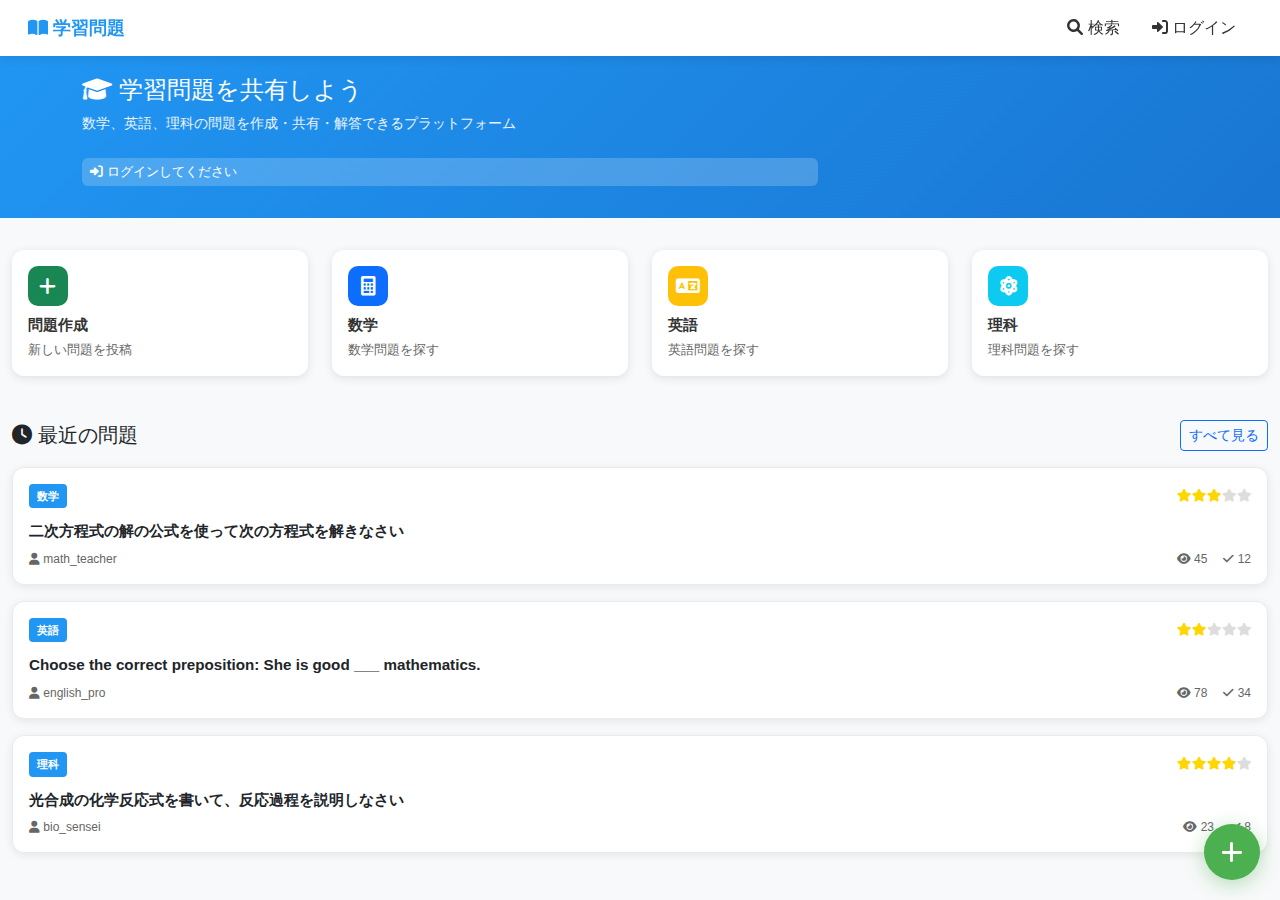
<file: index.html>
<!DOCTYPE html>
<html lang="ja">
<head>
    <meta charset="UTF-8">
    <meta name="viewport" content="width=device-width, initial-scale=1.0">
    <title>学習問題共有 - Data Manager</title>
    
    <!-- Bootstrap 5 CSS -->
    <link href="https://cdn.jsdelivr.net/npm/bootstrap@5.3.0/dist/css/bootstrap.min.css" rel="stylesheet">
    <!-- Font Awesome -->
    <link href="https://cdnjs.cloudflare.com/ajax/libs/font-awesome/6.0.0/css/all.min.css" rel="stylesheet">
    
    <style>
        :root {
            --primary-color: #2196F3;
            --secondary-color: #1976D2;
            --success-color: #4CAF50;
            --warning-color: #FF9800;
            --text-dark: #333;
            --text-muted: #666;
            --bg-light: #f8f9fa;
            --border-light: #e9ecef;
        }

        body {
            font-family: -apple-system, BlinkMacSystemFont, 'Segoe UI', Roboto, sans-serif;
            background-color: var(--bg-light);
            padding-top: 60px; /* For fixed navbar */
        }

        /* Mobile-First Navigation */
        .navbar {
            background: white !important;
            box-shadow: 0 2px 10px rgba(0,0,0,0.1);
            padding: 0.5rem 1rem;
        }

        .navbar-brand {
            font-weight: bold;
            color: var(--primary-color) !important;
            font-size: 1.1rem;
        }

        .navbar-nav .nav-link {
            color: var(--text-dark) !important;
            font-weight: 500;
            padding: 0.5rem 1rem !important;
        }

        .navbar-nav .nav-link:hover {
            color: var(--primary-color) !important;
            background-color: var(--bg-light);
            border-radius: 6px;
        }

        /* Hero Section */
        .hero {
            background: linear-gradient(135deg, var(--primary-color), var(--secondary-color));
            color: white;
            padding: 2rem 0;
            margin: -1rem -15px 2rem -15px;
        }

        .hero h1 {
            font-size: 1.5rem;
            margin-bottom: 0.5rem;
        }

        .hero p {
            font-size: 0.9rem;
            opacity: 0.9;
            margin-bottom: 1.5rem;
        }

        /* Quick Actions */
        .quick-actions {
            margin-bottom: 2rem;
        }

        .action-btn {
            background: white;
            border: none;
            border-radius: 12px;
            padding: 1rem;
            box-shadow: 0 2px 10px rgba(0,0,0,0.1);
            text-decoration: none;
            color: var(--text-dark);
            display: block;
            transition: all 0.2s;
            margin-bottom: 0.75rem;
        }

        .action-btn:hover {
            color: var(--text-dark);
            transform: translateY(-2px);
            box-shadow: 0 4px 15px rgba(0,0,0,0.15);
        }

        .action-btn .icon {
            width: 40px;
            height: 40px;
            border-radius: 10px;
            display: flex;
            align-items: center;
            justify-content: center;
            font-size: 1.2rem;
            margin-bottom: 0.5rem;
        }

        .action-btn .title {
            font-weight: 600;
            font-size: 0.95rem;
            margin-bottom: 0.25rem;
        }

        .action-btn .desc {
            font-size: 0.8rem;
            color: var(--text-muted);
        }

        /* Problem Cards */
        .problem-card {
            background: white;
            border-radius: 12px;
            padding: 1rem;
            margin-bottom: 1rem;
            box-shadow: 0 2px 10px rgba(0,0,0,0.08);
            border: 1px solid var(--border-light);
        }

        .problem-header {
            display: flex;
            align-items: center;
            margin-bottom: 0.75rem;
        }

        .problem-subject {
            background: var(--primary-color);
            color: white;
            padding: 0.25rem 0.5rem;
            border-radius: 4px;
            font-size: 0.7rem;
            font-weight: 600;
            margin-right: 0.5rem;
        }

        .problem-difficulty {
            display: flex;
            gap: 1px;
        }

        .star {
            color: #ffd700;
            font-size: 0.8rem;
        }

        .star.empty {
            color: #ddd;
        }

        .problem-title {
            font-weight: 600;
            font-size: 0.95rem;
            margin-bottom: 0.5rem;
            line-height: 1.4;
        }

        .problem-meta {
            display: flex;
            justify-content: space-between;
            align-items: center;
            font-size: 0.75rem;
            color: var(--text-muted);
        }

        .problem-stats {
            display: flex;
            gap: 1rem;
        }

        /* Floating Action Button */
        .fab {
            position: fixed;
            bottom: 20px;
            right: 20px;
            width: 56px;
            height: 56px;
            background: var(--success-color);
            border: none;
            border-radius: 50%;
            color: white;
            font-size: 1.5rem;
            box-shadow: 0 4px 20px rgba(76, 175, 80, 0.4);
            z-index: 1000;
            transition: all 0.2s;
        }

        .fab:hover {
            background: #45a049;
            transform: scale(1.1);
        }

        /* Bottom Navigation */
        .bottom-nav {
            position: fixed;
            bottom: 0;
            left: 0;
            right: 0;
            background: white;
            border-top: 1px solid var(--border-light);
            display: flex;
            padding: 0.5rem 0;
            z-index: 999;
        }

        .bottom-nav-item {
            flex: 1;
            text-align: center;
            padding: 0.5rem;
            color: var(--text-muted);
            text-decoration: none;
            font-size: 0.7rem;
        }

        .bottom-nav-item.active {
            color: var(--primary-color);
        }

        .bottom-nav-item i {
            display: block;
            font-size: 1.2rem;
            margin-bottom: 0.25rem;
        }

        /* Mobile Optimizations */
        @media (max-width: 768px) {
            body {
                padding-bottom: 70px; /* For bottom nav */
            }
            
            .container-fluid {
                padding: 0.5rem;
            }
            
            .hero {
                margin: -0.5rem -0.5rem 1rem -0.5rem;
                padding: 1.5rem 1rem;
            }
            
            .fab {
                bottom: 80px; /* Above bottom nav */
            }
        }

        /* Auth Status */
        .auth-status {
            font-size: 0.8rem;
            padding: 0.25rem 0.5rem;
            border-radius: 6px;
            background: rgba(255,255,255,0.2);
            color: white;
        }

        /* Loading States */
        .loading {
            text-align: center;
            padding: 2rem;
            color: var(--text-muted);
        }

        .loading i {
            animation: spin 1s linear infinite;
        }

        @keyframes spin {
            from { transform: rotate(0deg); }
            to { transform: rotate(360deg); }
        }

        /* Hide desktop elements on mobile */
        @media (max-width: 767px) {
            .d-mobile-none {
                display: none !important;
            }
        }
    </style>
</head>
<body>
    <!-- Navigation -->
    <nav class="navbar navbar-expand-lg navbar-light fixed-top">
        <div class="container-fluid">
            <a class="navbar-brand" href="#"><i class="fas fa-book-open"></i> 学習問題</a>
            
            <button class="navbar-toggler" type="button" data-bs-toggle="collapse" data-bs-target="#navbarNav">
                <span class="navbar-toggler-icon"></span>
            </button>
            
            <div class="collapse navbar-collapse" id="navbarNav">
                <ul class="navbar-nav ms-auto">
                    <li class="nav-item">
                        <a class="nav-link" href="search.html" id="nav-search">
                            <i class="fas fa-search"></i> 検索
                        </a>
                    </li>
                    <li class="nav-item" id="nav-profile-item" style="display: none;">
                        <a class="nav-link" href="profile.html" id="nav-profile">
                            <i class="fas fa-user"></i> プロフィール
                        </a>
                    </li>
                    <li class="nav-item">
                        <a class="nav-link" href="auth.html" id="nav-auth">
                            <i class="fas fa-sign-in-alt"></i> ログイン
                        </a>
                    </li>
                </ul>
            </div>
        </div>
    </nav>

    <!-- Main Content -->
    <div class="container-fluid">
        <!-- Home View -->
        <div id="home-view">
        <!-- Hero Section -->
        <div class="hero">
            <div class="container">
                <div class="row align-items-center">
                    <div class="col-md-8">
                        <h1><i class="fas fa-graduation-cap"></i> 学習問題を共有しよう</h1>
                        <p>数学、英語、理科の問題を作成・共有・解答できるプラットフォーム</p>
                        <div class="auth-status" id="auth-status">
                            ログインしてください
                        </div>
                    </div>
                </div>
            </div>
        </div>

        <!-- Quick Actions -->
        <div class="quick-actions">
            <div class="row">
                <div class="col-6 col-md-3">
                    <a href="#" class="action-btn" onclick="showCreateModal()">
                        <div class="icon bg-success text-white">
                            <i class="fas fa-plus"></i>
                        </div>
                        <div class="title">問題作成</div>
                        <div class="desc">新しい問題を投稿</div>
                    </a>
                </div>
                <div class="col-6 col-md-3">
                    <a href="math/" class="action-btn">
                        <div class="icon bg-primary text-white">
                            <i class="fas fa-calculator"></i>
                        </div>
                        <div class="title">数学</div>
                        <div class="desc">数学問題を探す</div>
                    </a>
                </div>
                <div class="col-6 col-md-3">
                    <a href="english/" class="action-btn">
                        <div class="icon bg-warning text-white">
                            <i class="fas fa-language"></i>
                        </div>
                        <div class="title">英語</div>
                        <div class="desc">英語問題を探す</div>
                    </a>
                </div>
                <div class="col-6 col-md-3">
                    <a href="sci/" class="action-btn">
                        <div class="icon bg-info text-white">
                            <i class="fas fa-atom"></i>
                        </div>
                        <div class="title">理科</div>
                        <div class="desc">理科問題を探す</div>
                    </a>
                </div>
            </div>
        </div>

        <!-- Recent Problems -->
        <div class="section-header d-flex justify-content-between align-items-center mb-3">
            <h5 class="mb-0"><i class="fas fa-clock"></i> 最近の問題</h5>
            <a href="#" class="btn btn-sm btn-outline-primary" onclick="showAllProblems()">
                すべて見る
            </a>
        </div>

        <div id="problems-container">
            <div class="loading">
                <i class="fas fa-spinner"></i>
                <p>問題を読み込み中...</p>
            </div>
        </div>
        </div>

        <!-- Problem Detail View -->
        <div id="problem-view" style="display: none;">
            <div class="container">
                <!-- Back Navigation -->
                <div class="mb-3">
                    <button class="btn btn-link p-0" onclick="showHome()">
                        <i class="fas fa-arrow-left"></i> 問題一覧に戻る
                    </button>
                </div>

                <!-- Problem Detail Content -->
                <div id="problem-detail">
                    <!-- Problem content will be loaded here -->
                </div>

                <!-- Answer Section -->
                <div class="card mt-4">
                    <div class="card-header">
                        <h5><i class="fas fa-edit"></i> 解答を入力</h5>
                    </div>
                    <div class="card-body">
                        <form id="answer-form">
                            <div class="mb-3">
                                <textarea class="form-control" id="answer-content" rows="4"
                                    placeholder="あなたの解答を入力してください..."></textarea>
                            </div>
                            <button type="button" class="btn btn-primary" onclick="submitAnswer()">
                                <i class="fas fa-check"></i> 解答を投稿
                            </button>
                        </form>
                    </div>
                </div>

                <!-- Comments Section -->
                <div class="card mt-4">
                    <div class="card-header">
                        <h5><i class="fas fa-comments"></i> コメント・議論</h5>
                    </div>
                    <div class="card-body">
                        <!-- Comment Form -->
                        <form id="comment-form" class="mb-4">
                            <div class="mb-3">
                                <textarea class="form-control" id="comment-content" rows="3"
                                    placeholder="質問やコメントを入力してください..."></textarea>
                            </div>
                            <button type="button" class="btn btn-outline-primary" onclick="submitComment()">
                                <i class="fas fa-comment"></i> コメント投稿
                            </button>
                        </form>

                        <!-- Comments List -->
                        <div id="comments-list">
                            <!-- Comments will be loaded here -->
                        </div>
                    </div>
                </div>
            </div>
        </div>

    <!-- Floating Action Button -->
    <button class="fab d-mobile-none" onclick="showCreateModal()" title="問題を作成">
        <i class="fas fa-plus"></i>
    </button>

    <!-- Bottom Navigation (Mobile) -->
    <div class="bottom-nav d-md-none">
        <a href="#" class="bottom-nav-item active" onclick="showHome()">
            <i class="fas fa-home"></i>
            ホーム
        </a>
        <a href="#" class="bottom-nav-item" onclick="showSearch()">
            <i class="fas fa-search"></i>
            検索
        </a>
        <a href="#" class="bottom-nav-item" onclick="showCreateModal()">
            <i class="fas fa-plus-circle"></i>
            作成
        </a>
        <a href="#" class="bottom-nav-item" id="bottom-nav-profile" onclick="showProfile()" style="display: none;">
            <i class="fas fa-user"></i>
            マイページ
        </a>
    </div>

    <!-- Create Problem Modal -->
    <div class="modal fade" id="createModal" tabindex="-1">
        <div class="modal-dialog modal-dialog-centered">
            <div class="modal-content">
                <div class="modal-header">
                    <h5 class="modal-title"><i class="fas fa-plus"></i> 問題を作成</h5>
                    <button type="button" class="btn-close" data-bs-dismiss="modal"></button>
                </div>
                <div class="modal-body">
                    <form id="create-form">
                        <div class="mb-3">
                            <label for="subject" class="form-label">科目</label>
                            <select class="form-select" id="subject" required>
                                <option value="">選択してください</option>
                                <option value="math">数学</option>
                                <option value="english">英語</option>
                                <option value="science">理科</option>
                                <option value="general">その他</option>
                            </select>
                        </div>
                        <div class="mb-3">
                            <label for="title" class="form-label">問題タイトル</label>
                            <input type="text" class="form-control" id="title" required maxlength="100">
                        </div>
                        <div class="mb-3">
                            <label for="content" class="form-label">問題内容</label>
                            <textarea class="form-control" id="content" rows="4" required maxlength="1000"></textarea>
                        </div>
                        <div class="mb-3">
                            <label for="difficulty" class="form-label">難易度</label>
                            <select class="form-select" id="difficulty" required>
                                <option value="1">★ 易しい</option>
                                <option value="2">★★ 普通</option>
                                <option value="3">★★★ 難しい</option>
                                <option value="4">★★★★ とても難しい</option>
                                <option value="5">★★★★★ 超難しい</option>
                            </select>
                        </div>
                    </form>
                </div>
                <div class="modal-footer">
                    <button type="button" class="btn btn-secondary" data-bs-dismiss="modal">キャンセル</button>
                    <button type="button" class="btn btn-primary" onclick="createProblem()">
                        <i class="fas fa-save"></i> 投稿する
                    </button>
                </div>
            </div>
        </div>
    </div>

    <!-- Bootstrap 5 JS -->
    <script src="https://cdn.jsdelivr.net/npm/bootstrap@5.3.0/dist/js/bootstrap.bundle.min.js"></script>
    <!-- Authentication Client -->
    <script src="auth-d1-client.js"></script>
    <!-- D1 Client -->
    <script src="questa-d1-client.js"></script>

    <script>
        class MobileProblemApp {
            constructor() {
                this.authClient = window.authClient;
                this.d1Client = new QuestaD1Client();
                this.problems = [];
                this.currentProblem = null;
                this.currentFilter = 'all';
                this.init();
            }

            async init() {
                // Check authentication status
                await this.updateAuthStatus();
                
                // Load initial problems
                await this.loadProblems();
                
                // Setup event listeners
                this.setupEventListeners();
            }

            async updateAuthStatus() {
                // まずlocalStorageの状態を確認
                const storedUser = localStorage.getItem('currentUser');
                const storedToken = localStorage.getItem('sessionToken');

                console.log('localStorage currentUser:', storedUser);
                console.log('localStorage sessionToken:', storedToken);

                const user = this.authClient.getCurrentUser();
                const authStatus = document.getElementById('auth-status');
                const navAuth = document.getElementById('nav-auth');

                console.log('updateAuthStatus called, user:', user);
                console.log('sessionToken:', this.authClient.sessionToken);
                console.log('isLoggedIn:', this.authClient.isLoggedIn());

                // 正しい判定: sessionTokenがあり、かつユーザーが存在する場合のみログイン状態
                if (this.authClient.sessionToken && user) {
                    console.log('User found with valid session, setting logout UI');
                    authStatus.innerHTML = `<i class="fas fa-user"></i> ${user.displayName || user.userId}`;
                    navAuth.innerHTML = '<i class="fas fa-sign-out-alt"></i> ログアウト';
                    navAuth.href = '#';
                    navAuth.onclick = () => this.logout();

                    // プロフィールボタンを表示
                    const navProfileItem = document.getElementById('nav-profile-item');
                    if (navProfileItem) {
                        navProfileItem.style.display = 'block';
                    }
                    const bottomNavProfile = document.getElementById('bottom-nav-profile');
                    if (bottomNavProfile) {
                        bottomNavProfile.style.display = 'block';
                    }
                } else {
                    console.log('No valid session or user, setting login UI');
                    // sessionTokenがない場合は強制的にユーザーデータもクリア
                    if (!this.authClient.sessionToken) {
                        this.authClient.currentUser = null;
                        localStorage.removeItem('currentUser');
                    }
                    authStatus.innerHTML = '<i class="fas fa-sign-in-alt"></i> ログインしてください';
                    navAuth.innerHTML = '<i class="fas fa-sign-in-alt"></i> ログイン';
                    navAuth.href = 'auth.html';
                    navAuth.onclick = null;

                    // プロフィールボタンを非表示
                    const navProfileItem = document.getElementById('nav-profile-item');
                    if (navProfileItem) {
                        navProfileItem.style.display = 'none';
                    }
                    const bottomNavProfile = document.getElementById('bottom-nav-profile');
                    if (bottomNavProfile) {
                        bottomNavProfile.style.display = 'none';
                    }
                }
                
                // Add demo login option if not logged in
                if (!this.authClient.sessionToken || !user) {
                    setTimeout(() => {
                        const demoButton = document.createElement('button');
                        demoButton.className = 'btn btn-outline-primary btn-sm ms-2';
                        demoButton.innerHTML = '<i class="fas fa-user-cog"></i> デモ';
                        demoButton.onclick = () => this.demoLogin();
                        authStatus.appendChild(demoButton);
                    }, 1000);
                }
            }

            setupEventListeners() {
                // Bottom nav active state
                document.querySelectorAll('.bottom-nav-item').forEach(item => {
                    item.addEventListener('click', (e) => {
                        e.preventDefault();
                        document.querySelectorAll('.bottom-nav-item').forEach(nav => nav.classList.remove('active'));
                        item.classList.add('active');
                    });
                });
            }

            async loadProblems() {
                try {
                    // Mock data for demonstration
                    const mockProblems = [
                        {
                            id: 1,
                            subject: 'math',
                            title: '二次方程式の解の公式を使って次の方程式を解きなさい',
                            difficulty: 3,
                            author: 'math_teacher',
                            createdAt: '2時間前',
                            views: 45,
                            solved: 12
                        },
                        {
                            id: 2,
                            subject: 'english',
                            title: 'Choose the correct preposition: She is good ___ mathematics.',
                            difficulty: 2,
                            author: 'english_pro',
                            createdAt: '4時間前',
                            views: 78,
                            solved: 34
                        },
                        {
                            id: 3,
                            subject: 'science',
                            title: '光合成の化学反応式を書いて、反応過程を説明しなさい',
                            difficulty: 4,
                            author: 'bio_sensei',
                            createdAt: '6時間前',
                            views: 23,
                            solved: 8
                        }
                    ];

                    this.problems = mockProblems;
                    this.renderProblems();
                } catch (error) {
                    console.error('Failed to load problems:', error);
                    document.getElementById('problems-container').innerHTML = `
                        <div class="text-center text-muted py-4">
                            <i class="fas fa-exclamation-circle"></i>
                            <p>問題の読み込みに失敗しました</p>
                        </div>
                    `;
                }
            }

            renderProblems(problems = this.problems) {
                const container = document.getElementById('problems-container');
                
                if (problems.length === 0) {
                    container.innerHTML = `
                        <div class="text-center text-muted py-4">
                            <i class="fas fa-book-open fa-2x mb-2"></i>
                            <p>問題がまだありません</p>
                            <button class="btn btn-primary btn-sm" onclick="showCreateModal()">
                                最初の問題を作成
                            </button>
                        </div>
                    `;
                    return;
                }

                container.innerHTML = problems.map(problem => `
                    <div class="problem-card" onclick="viewProblem(${problem.id})">
                        <div class="problem-header">
                            <span class="problem-subject">${this.getSubjectName(problem.subject)}</span>
                            <div class="problem-difficulty ms-auto">
                                ${this.renderStars(problem.difficulty)}
                            </div>
                        </div>
                        <div class="problem-title">${problem.title}</div>
                        <div class="problem-meta">
                            <span><i class="fas fa-user"></i> ${problem.author}</span>
                            <div class="problem-stats">
                                <span><i class="fas fa-eye"></i> ${problem.views}</span>
                                <span><i class="fas fa-check"></i> ${problem.solved}</span>
                            </div>
                        </div>
                    </div>
                `).join('');
            }

            getSubjectName(subject) {
                const subjects = {
                    'math': '数学',
                    'english': '英語',
                    'science': '理科',
                    'general': 'その他'
                };
                return subjects[subject] || 'その他';
            }

            async showProblemDetail(id) {
                try {
                    // Find problem in current problems array
                    const problem = this.problems.find(p => p.id === id);
                    if (!problem) {
                        throw new Error('Problem not found');
                    }

                    this.currentProblem = problem;

                    // Update view count
                    problem.views++;

                    // Render problem detail
                    this.renderProblemDetail(problem);

                    // Load comments
                    await this.loadComments(id);

                    // Switch to problem view
                    document.getElementById('home-view').style.display = 'none';
                    document.getElementById('problem-view').style.display = 'block';

                } catch (error) {
                    console.error('Failed to load problem:', error);
                    alert('問題の読み込みに失敗しました');
                }
            }

            renderProblemDetail(problem) {
                const container = document.getElementById('problem-detail');
                container.innerHTML = `
                    <div class="card">
                        <div class="card-header">
                            <div class="d-flex justify-content-between align-items-start">
                                <div>
                                    <span class="badge bg-primary">${this.getSubjectName(problem.subject)}</span>
                                    <div class="mt-2">
                                        ${this.renderStars(problem.difficulty)}
                                    </div>
                                </div>
                                <div class="text-muted small">
                                    <div><i class="fas fa-user"></i> ${problem.author}</div>
                                    <div><i class="fas fa-clock"></i> ${problem.createdAt}</div>
                                </div>
                            </div>
                        </div>
                        <div class="card-body">
                            <h4 class="card-title">${problem.title}</h4>
                            <div class="problem-content mt-3">
                                ${problem.content ? problem.content.replace(/\n/g, '<br>') : '問題内容を読み込み中...'}
                            </div>
                            <div class="problem-stats mt-3 text-muted small">
                                <span><i class="fas fa-eye"></i> ${problem.views} 閲覧</span>
                                <span class="ms-3"><i class="fas fa-check"></i> ${problem.solved} 解答済み</span>
                            </div>
                        </div>
                    </div>
                `;
            }

            async loadComments(problemId) {
                try {
                    const container = document.getElementById('comments-list');
                    container.innerHTML = '<div class="text-center text-muted"><i class="fas fa-spinner fa-spin"></i> 読み込み中...</div>';

                    // Mock comments for now
                    const mockComments = [
                        {
                            id: 1,
                            author: 'student_a',
                            content: 'この問題の解き方がよく分からないです。ヒントをもらえませんか？',
                            createdAt: '1時間前'
                        },
                        {
                            id: 2,
                            author: 'math_teacher',
                            content: 'まず公式を整理してから、段階的に解いてみましょう。',
                            createdAt: '30分前'
                        }
                    ];

                    if (mockComments.length === 0) {
                        container.innerHTML = '<div class="text-center text-muted">まだコメントがありません</div>';
                        return;
                    }

                    container.innerHTML = mockComments.map(comment => `
                        <div class="comment-item border-bottom pb-3 mb-3">
                            <div class="d-flex justify-content-between align-items-start mb-2">
                                <strong><i class="fas fa-user"></i> ${comment.author}</strong>
                                <small class="text-muted">${comment.createdAt}</small>
                            </div>
                            <div class="comment-content">${comment.content}</div>
                        </div>
                    `).join('');

                } catch (error) {
                    console.error('Failed to load comments:', error);
                    document.getElementById('comments-list').innerHTML =
                        '<div class="text-center text-danger">コメントの読み込みに失敗しました</div>';
                }
            }

            renderStars(difficulty) {
                let stars = '';
                for (let i = 1; i <= 5; i++) {
                    stars += `<i class="fas fa-star star ${i <= difficulty ? '' : 'empty'}"></i>`;
                }
                return stars;
            }

            async logout() {
                console.log('Logout started...');
                try {
                    await this.authClient.logout();
                    console.log('Auth client logout completed');

                    // 強制的にローカルデータをクリア
                    localStorage.removeItem('sessionToken');
                    localStorage.removeItem('currentUser');
                    localStorage.removeItem('webauthn_challenge');
                    localStorage.removeItem('webauthn_credential');
                    sessionStorage.clear();

                    this.authClient.sessionToken = null;
                    this.authClient.currentUser = null;
                    console.log('Local data cleared');

                    // プロフィールページからのリダイレクト
                    if (window.location.pathname.includes('profile.html')) {
                        console.log('Redirecting from profile page to home');
                        window.location.href = 'index.html';
                        return;
                    }

                    // UIを即座に更新
                    await this.updateAuthStatus();
                    await this.loadProblems();
                    console.log('UI updated');
                } catch (error) {
                    console.error('Logout error:', error);
                    // エラーが発生してもローカルデータをクリア
                    localStorage.clear();
                    sessionStorage.clear();
                    window.location.reload();
                }
            }

            async demoLogin() {
                try {
                    await this.authClient.demoLogin();
                    window.location.reload();
                } catch (error) {
                    console.error('Demo login failed:', error);
                    alert('デモログインに失敗しました');
                }
            }
        }

        // Global functions for UI interactions
        function showCreateModal() {
            if (!window.authClient.isLoggedIn()) {
                alert('問題を作成するにはログインが必要です');
                window.location.href = 'auth.html';
                return;
            }
            const modal = new bootstrap.Modal(document.getElementById('createModal'));
            modal.show();
        }

        async function createProblem() {
            const form = document.getElementById('create-form');

            // Validate form
            if (!form.checkValidity()) {
                form.reportValidity();
                return;
            }

            // Get form data
            const subject = document.getElementById('subject').value;
            const title = document.getElementById('title').value;
            const content = document.getElementById('content').value;
            const difficulty = parseInt(document.getElementById('difficulty').value);

            // Create problem object
            const problem = {
                subject: subject,
                title: title,
                content: content,
                difficulty: difficulty,
                author: app.authClient.getCurrentUser()?.displayName || 'Unknown',
                createdAt: new Date().toISOString(),
                views: 0,
                solved: 0
            };

            try {
                // Save to D1 database
                const d1Client = window.questaD1 || new QuestaD1Client();
                const result = await d1Client.addProblem(problem);

                if (result.success) {
                    // Add to problems list for immediate display
                    problem.id = result.id;
                    app.problems.unshift(problem);
                    app.renderProblems();

                    // Close modal and reset form
                    bootstrap.Modal.getInstance(document.getElementById('createModal')).hide();
                    form.reset();

                    alert('問題を投稿しました！');
                } else {
                    throw new Error(result.error || 'Database save failed');
                }
            } catch (error) {
                console.error('Failed to create problem:', error);
                alert('問題の投稿に失敗しました: ' + error.message);
            }
        }

        function viewProblem(id) {
            app.showProblemDetail(id);
        }

        function showAllProblems() {
            // Create a simple overview page or redirect to a search page
            const subjects = [
                { name: '数学', path: 'math/', icon: 'fas fa-calculator' },
                { name: '英語', path: 'english/', icon: 'fas fa-language' },
                { name: '理科', path: 'sci/', icon: 'fas fa-atom' }
            ];
            
            let message = '科目を選択してください:\n\n';
            subjects.forEach((subject, index) => {
                message += `${index + 1}. ${subject.name}\n`;
            });
            
            const choice = prompt(message + '\n数字を入力してください (1-3):');
            if (choice >= 1 && choice <= 3) {
                window.location.href = subjects[choice - 1].path;
            }
        }

        function showHome() {
            document.getElementById('home-view').style.display = 'block';
            document.getElementById('problem-view').style.display = 'none';
            document.querySelectorAll('.bottom-nav-item').forEach(nav => nav.classList.remove('active'));
            document.querySelector('.bottom-nav-item[onclick="showHome()"]').classList.add('active');
        }

        function showSearch() {
            // Navigate to search page with proper integration
            window.location.href = 'search.html';
        }

        function showProfile() {
            if (!window.authClient || !window.authClient.isLoggedIn()) {
                window.location.href = 'auth.html';
                return;
            }
            window.location.href = 'profile.html';
        }

        async function submitAnswer() {
            const content = document.getElementById('answer-content').value.trim();
            if (!content) {
                alert('解答を入力してください');
                return;
            }

            if (!app.currentProblem) {
                alert('問題が選択されていません');
                return;
            }

            try {
                // TODO: Save answer to D1 database
                app.currentProblem.solved++;
                alert('解答を投稿しました！');
                document.getElementById('answer-content').value = '';

                // Re-render problem detail to update stats
                app.renderProblemDetail(app.currentProblem);

            } catch (error) {
                console.error('Failed to submit answer:', error);
                alert('解答の投稿に失敗しました');
            }
        }

        async function submitComment() {
            const content = document.getElementById('comment-content').value.trim();
            if (!content) {
                alert('コメントを入力してください');
                return;
            }

            if (!app.currentProblem) {
                alert('問題が選択されていません');
                return;
            }

            try {
                // TODO: Save comment to D1 database
                alert('コメントを投稿しました！');
                document.getElementById('comment-content').value = '';

                // Reload comments
                await app.loadComments(app.currentProblem.id);

            } catch (error) {
                console.error('Failed to submit comment:', error);
                alert('コメントの投稿に失敗しました');
            }
        }

        // Initialize app
        let app;
        document.addEventListener('DOMContentLoaded', () => {
            app = new MobileProblemApp();

            // localStorage変更の監視（他のタブからのログアウトを検知）
            window.addEventListener('storage', (e) => {
                if (e.key === 'sessionToken' && !e.newValue) {
                    console.log('Session token removed in another tab, updating UI');
                    app.authClient.sessionToken = null;
                    app.authClient.currentUser = null;
                    app.updateAuthStatus();
                }
                if (e.key === 'currentUser' && !e.newValue) {
                    console.log('Current user removed in another tab, updating UI');
                    app.authClient.currentUser = null;
                    app.updateAuthStatus();
                }
            });
        });
    </script>
</body>
</html>
</file>
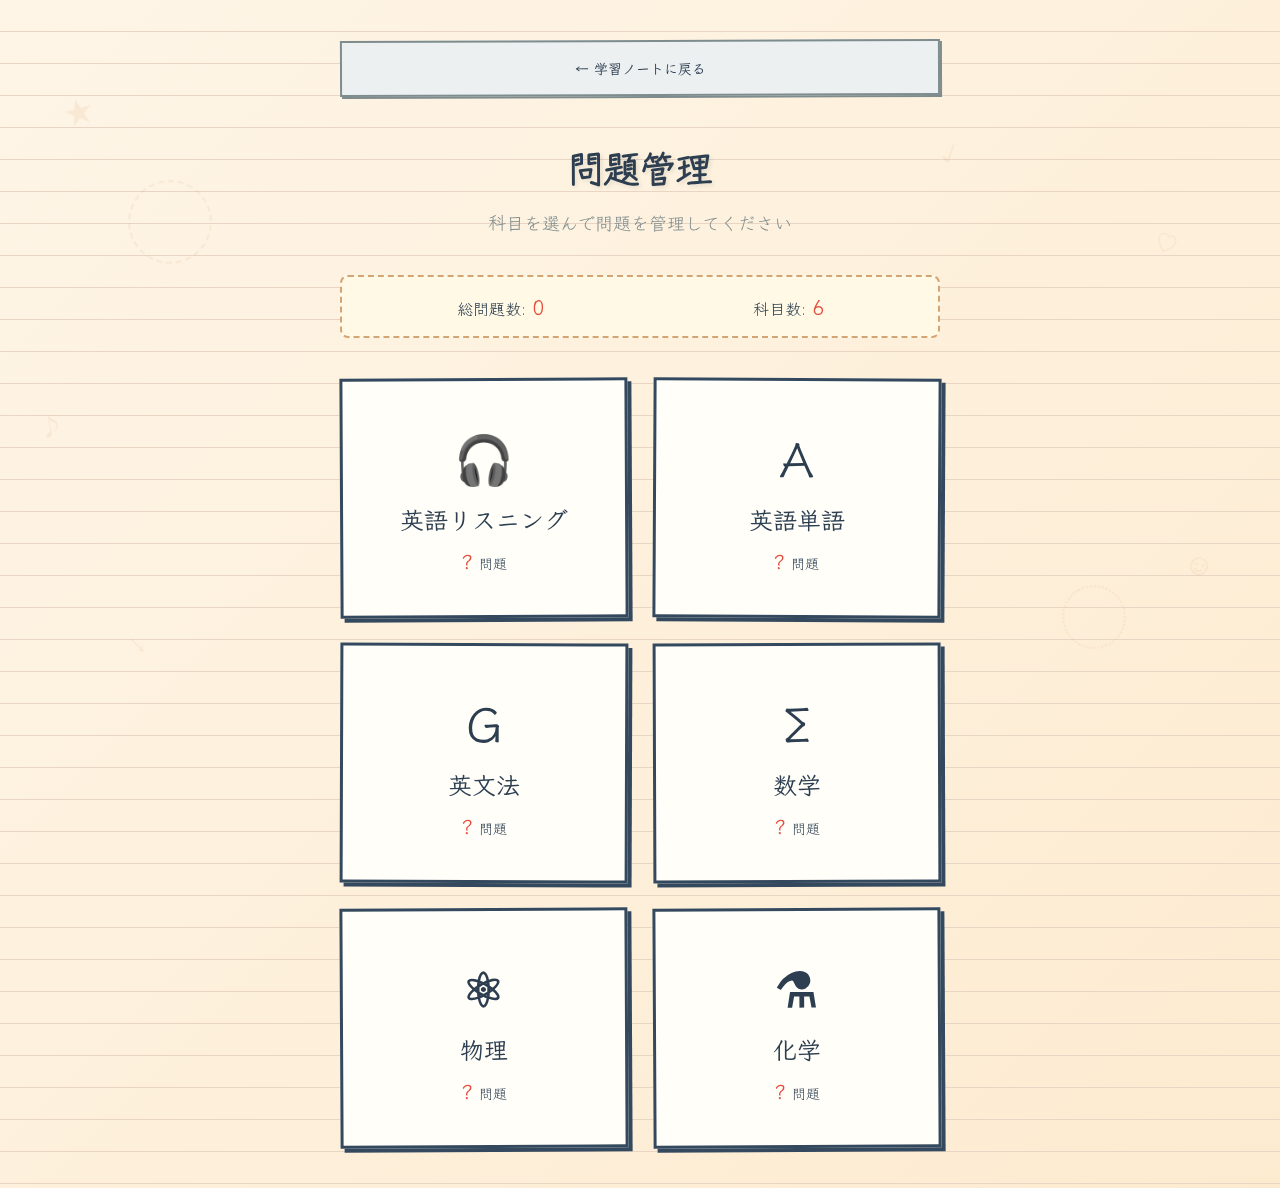
<file: mana/index.html>
<!DOCTYPE html>
<html lang="ja">
<head>
    <meta charset="UTF-8">
    <meta name="viewport" content="width=device-width, initial-scale=1.0">
    <title>問題管理 - 学習ノート</title>
    <link rel="preconnect" href="https://fonts.googleapis.com">
    <link rel="preconnect" href="https://fonts.gstatic.com" crossorigin>
    <link href="https://fonts.googleapis.com/css2?family=Klee+One:wght@400;600&family=Zen+Kurenaido&display=swap" rel="stylesheet">
    <link rel="stylesheet" href="../style.css">
</head>

<body>
    <div class="notebook">
        <div class="doodle-bg doodle-star">★</div>
        <div class="doodle-bg doodle-heart">♡</div>
        <div class="doodle-bg doodle-note">♪</div>
        <div class="doodle-bg doodle-smile">☺</div>
        <div class="doodle-bg doodle-check">✓</div>
        <div class="doodle-bg doodle-arrow">→</div>

        <div class="scribble scribble-1"></div>
        <div class="scribble scribble-2"></div>

        <div class="container">
            <div class="subject-select">
                <button class="back-btn" onclick="location.href='subject-select.html'">← 学習ノートに戻る</button>

                <h1>問題管理</h1>
                <p class="subtitle">科目を選んで問題を管理してください</p>

                <div class="stats" style="margin-bottom: 30px;">
                    <p class="stat">総問題数: <span id="totalQuestions">0</span></p>
                    <p class="stat">科目数: <span>6</span></p>
                </div>

                <div class="subject-grid" id="subjectGrid">
                    <!-- 科目カードは動的に生成 -->
                </div>
            </div>
        </div>
    </div>

    <script>
        // API Base URL
        const API_BASE_URL = 'https://questa-r2-api.t88596565.workers.dev';

        // 科目マッピング
        const subjectMapping = {
            'english-listening': 'english-listening',
            'english-vocabulary': 'english-vocabulary',
            'english-grammar': 'english-grammar',
            'math': 'math',
            'physics': 'physics',
            'chemistry': 'chemistry'
        };

        // 科目アイコンとURLマッピング
        const subjectInfo = {
            'english-listening': { icon: '🎧', url: 'english-listening/' },
            'english-vocabulary': { icon: 'A', url: 'english-vocabulary/' },
            'english-grammar': { icon: 'G', url: 'english-grammar/' },
            'math': { icon: '∑', url: 'math/' },
            'physics': { icon: '⚛', url: 'physics/' },
            'chemistry': { icon: '⚗', url: 'chemistry/' }
        };

        // ページ読み込み時に問題数を取得
        async function loadQuestionCounts() {
            let totalCount = 0;
            const subjectGrid = document.getElementById('subjectGrid');

            // 科目名マッピング
            const subjectNames = {
                'english-listening': '英語リスニング',
                'english-vocabulary': '英語単語',
                'english-grammar': '英文法',
                'math': '数学',
                'physics': '物理',
                'chemistry': '化学'
            };

            let gridHTML = '';

            for (const [subject, apiSubject] of Object.entries(subjectMapping)) {
                try {
                    const response = await fetch(`${API_BASE_URL}/api/note/questions?subject=${apiSubject}&limit=1`);
                    let count = 0;

                    if (response.ok) {
                        const data = await response.json();
                        count = data.total || data.questions?.length || 0;
                        totalCount += count;
                    } else {
                        console.error(`Failed to load count for ${subject}:`, response.status);
                    }

                    gridHTML += `
                        <div class="subject-card" onclick="location.href='${subjectInfo[subject].url}'">
                            <div class="subject-icon">${subjectInfo[subject].icon}</div>
                            <div class="subject-name">${subjectNames[subject]}</div>
                            <p class="stat" style="margin-top: 10px; font-size: 14px;">
                                <span id="count-${subject}">${count}</span> 問題
                            </p>
                        </div>
                    `;
                } catch (error) {
                    console.error(`Failed to load count for ${subject}:`, error);
                    gridHTML += `
                        <div class="subject-card" onclick="location.href='${subjectInfo[subject].url}'">
                            <div class="subject-icon">${subjectInfo[subject].icon}</div>
                            <div class="subject-name">${subjectNames[subject]}</div>
                            <p class="stat" style="margin-top: 10px; font-size: 14px;">
                                <span id="count-${subject}">?</span> 問題
                            </p>
                        </div>
                    `;
                }
            }

            subjectGrid.innerHTML = gridHTML;
            document.getElementById('totalQuestions').textContent = totalCount;
        }

        // ページ読み込み時に実行
        document.addEventListener('DOMContentLoaded', loadQuestionCounts);
    </script>
</body>
</html>
</file>
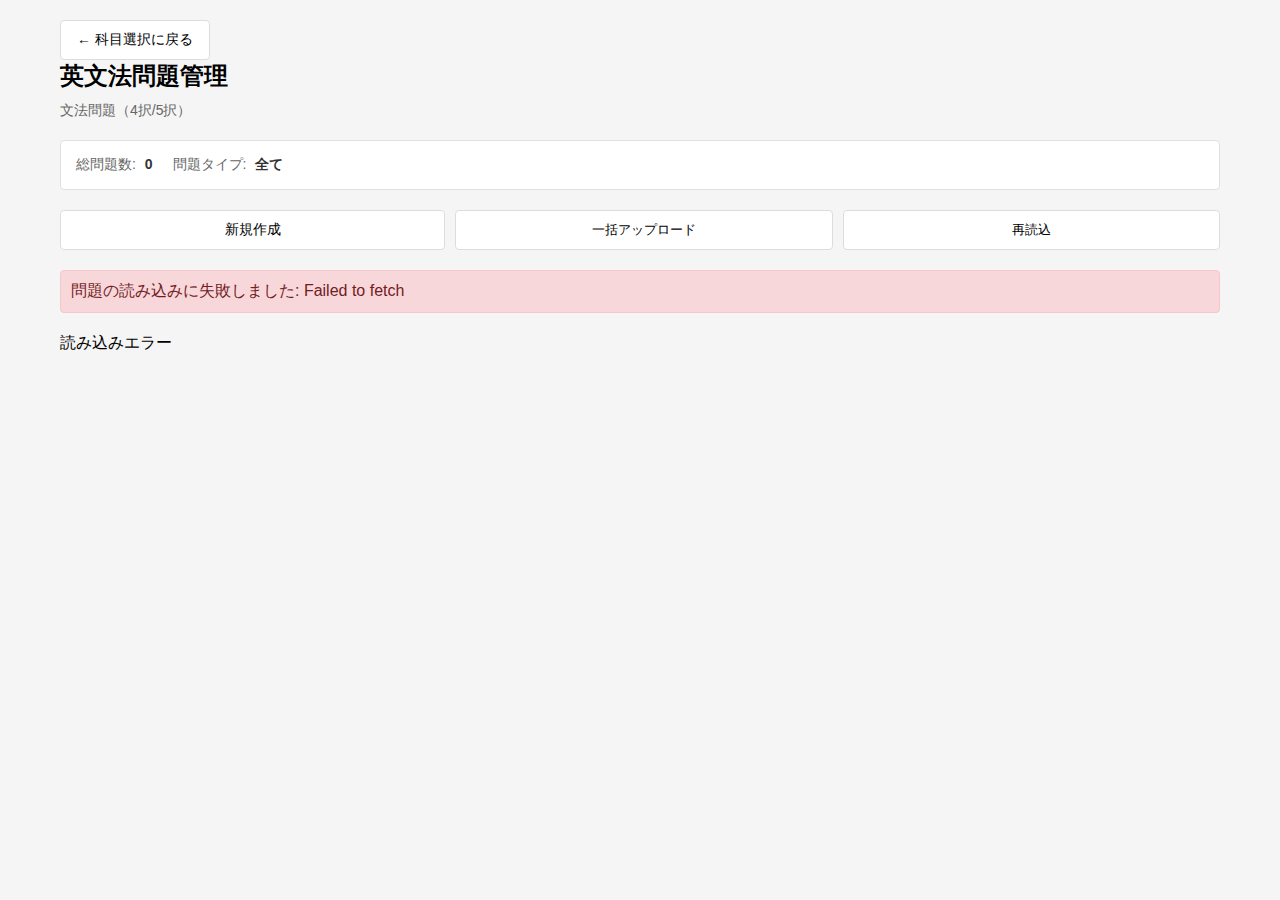
<file: mana/english-grammar/index.html>
<!DOCTYPE html>
<html lang="ja">
<head>
    <meta charset="UTF-8">
    <meta name="viewport" content="width=device-width, initial-scale=1.0">
    <title>英文法問題管理 - Mana</title>
    <style>
        * { margin: 0; padding: 0; box-sizing: border-box; }
        body { font-family: -apple-system, BlinkMacSystemFont, "Segoe UI", sans-serif; background: #f5f5f5; }
        .container { max-width: 1200px; margin: 0 auto; padding: 20px; }
        h1 { font-size: 24px; margin-bottom: 10px; }
        .subtitle { color: #666; margin-bottom: 20px; font-size: 14px; }
        button { padding: 10px 16px; border: 1px solid #ddd; background: white; cursor: pointer; border-radius: 4px; font-size: 14px; }
        button:hover { background: #f9f9f9; }
        .btn-small { padding: 6px 12px; font-size: 13px; }
        .btn-danger { background: #fef2f2; border-color: #fca5a5; color: #dc2626; }
        .btn-danger:hover { background: #fee2e2; }
        .stats { display: flex; gap: 20px; margin-bottom: 20px; padding: 15px; background: white; border-radius: 4px; border: 1px solid #e0e0e0; flex-wrap: wrap; }
        .stat { font-size: 14px; color: #666; margin: 0; }
        .stat span { font-weight: 600; color: #333; margin-left: 5px; }
        .question-list { margin-top: 20px; }
        .question-item { background: white; padding: 20px; margin-bottom: 15px; border: 1px solid #e0e0e0; border-radius: 4px; }
        .question-header { display: flex; justify-content: space-between; align-items: center; margin-bottom: 10px; }
        .question-title { font-weight: 600; font-size: 16px; color: #333; }
        .question-actions { display: flex; gap: 10px; }
        .modal { display: none; position: fixed; top: 0; left: 0; width: 100%; height: 100%; background: rgba(0,0,0,0.5); z-index: 1000; justify-content: center; align-items: center; }
        .modal.active { display: flex; }
        .modal-content { background: white; padding: 30px; border-radius: 8px; max-width: 600px; width: 90%; max-height: 80vh; overflow-y: auto; border: 1px solid #e0e0e0; }
        .form-group { margin-bottom: 20px; }
        .form-group label { display: block; font-weight: 600; margin-bottom: 8px; color: #333; }
        .form-group input, .form-group textarea, .form-group select { width: 100%; padding: 12px; border: 1px solid #ddd; border-radius: 4px; font-size: 14px; background: white; color: #333; box-sizing: border-box; }
        .form-group textarea { min-height: 100px; resize: vertical; }
        .modal-actions { display: flex; gap: 10px; margin-top: 20px; }
        .modal-actions button { flex: 1; padding: 12px; font-size: 15px; }
        .choice-group { border: 1px solid #ddd; border-radius: 4px; padding: 15px; background: #f9f9f9; }
        .success-message { background: #d4edda; color: #155724; padding: 10px; border-radius: 4px; margin: 10px 0; border: 1px solid #c3e6cb; }
        .error-message { background: #f8d7da; color: #721c24; padding: 10px; border-radius: 4px; margin: 10px 0; border: 1px solid #f5c6cb; }
        .hidden { display: none; }
    </style>
</head>
<body>
    <div class="container">
        <button onclick="location.href='../index.html'">← 科目選択に戻る</button>

            <h1>英文法問題管理</h1>
            <p class="subtitle">文法問題（4択/5択）</p>

            <div class="stats">
                <p class="stat">総問題数: <span id="totalCount">0</span></p>
                <p class="stat">問題タイプ: <span id="typeFilter">全て</span></p>
            </div>

            <div style="display: flex; gap: 10px; margin: 20px 0; flex-wrap: wrap;">
                <button onclick="showCreateModal()" style="flex: 1; min-width: 150px;">新規作成</button>
                <button onclick="showBulkUploadModal()" style="flex: 1; min-width: 150px;" class="btn-small">一括アップロード</button>
                <button onclick="loadContent()" style="flex: 1; min-width: 150px;" class="btn-small">再読込</button>
            </div>

            <div id="messageArea"></div>
            <div id="questionList" class="question-list"></div>
        </div>
    </div>

    <!-- 作成・編集モーダル -->
    <div id="questionModal" class="modal">
        <div class="modal-content">
            <h3 id="modalTitle">文法問題を作成</h3>
            <form id="questionForm" onsubmit="handleSubmit(event)">
                <div class="form-group">
                    <label>問題タイトル</label>
                    <input type="text" id="inputTitle" required placeholder="例: Be動詞 am/is/are">
                </div>
                <div class="form-group">
                    <label>問題文</label>
                    <textarea id="inputQuestion" required placeholder="例: I ___ a student. (am/is/are)"></textarea>
                </div>
                <div class="form-group">
                    <label>選択肢数</label>
                    <select id="choiceCount" onchange="updateChoiceInputs()">
                        <option value="4">4択</option>
                        <option value="5" selected>5択</option>
                    </select>
                </div>
                <div id="choicesContainer" class="choice-group">
                    <div class="form-group">
                        <label>選択肢A</label>
                        <input type="text" id="inputChoiceA" required placeholder="選択肢A">
                    </div>
                    <div class="form-group">
                        <label>選択肢B</label>
                        <input type="text" id="inputChoiceB" required placeholder="選択肢B">
                    </div>
                    <div class="form-group">
                        <label>選択肢C</label>
                        <input type="text" id="inputChoiceC" required placeholder="選択肢C">
                    </div>
                    <div class="form-group">
                        <label>選択肢D</label>
                        <input type="text" id="inputChoiceD" required placeholder="選択肢D">
                    </div>
                    <div class="form-group">
                        <label>選択肢E</label>
                        <input type="text" id="inputChoiceE" placeholder="選択肢E">
                    </div>
                </div>
                <div class="form-group">
                    <label>正解（A-E）</label>
                    <select id="inputCorrectAnswer" required>
                        <option value="">正解を選択</option>
                        <option value="A">A</option>
                        <option value="B">B</option>
                        <option value="C">C</option>
                        <option value="D">D</option>
                        <option value="E">E</option>
                    </select>
                </div>
                <div class="form-group">
                    <label>難易度</label>
                    <select id="inputDifficulty" required>
                        <option value="">選択してください</option>
                        <option value="easy">簡単</option>
                        <option value="medium">普通</option>
                        <option value="hard">難しい</option>
                    </select>
                </div>
                <div class="form-group">
                    <label>解説（任意）</label>
                    <textarea id="inputExplanation" placeholder="例: 主語がIの場合はamになります。"></textarea>
                </div>
                <div class="modal-actions">
                    <button type="button" onclick="closeModal('questionModal')" class="btn-danger">キャンセル</button>
                    <button type="submit">保存</button>
                </div>
            </form>
        </div>
    </div>

    <!-- 一括アップロードモーダル -->
    <div id="bulkUploadModal" class="modal">
        <div class="modal-content">
            <h3>一括アップロード（JSON）</h3>
            <div class="form-group">
                <label>JSONファイルを選択</label>
                <input type="file" id="bulkFileInput" accept=".json,.txt" style="width: 100%; padding: 12px; border: 2px solid var(--button-border); border-radius: 4px;">
                <div class="katex-help">
                    JSON配列形式のファイルを選択してください（例: [{id, question, options, answer, explanation, difficulty, tags, source}, ...]）<br>
                    英文誤り訂正形式: [{id, type: "english_error_de", text, segments, choices, answer, explanation, difficulty, tag, created_at}, ...]
                </div>
            </div>
            <div id="bulkPreview" style="margin: 15px 0; padding: 15px; background: rgba(255,255,255,0.05); border-radius: 4px; max-height: 200px; overflow-y: auto; font-size: 12px; font-family: monospace; display: none;"></div>
            <div id="bulkProgress" style="margin: 15px 0; display: none;">
                <div style="margin-bottom: 10px; font-weight: 600;">処理中: <span id="bulkProgressText">0/0</span></div>
                <div style="width: 100%; height: 20px; background: #f0f0f0; border-radius: 10px; overflow: hidden;">
                    <div id="bulkProgressBar" style="width: 0%; height: 100%; background: linear-gradient(90deg, #667eea, #764ba2); transition: width 0.3s;"></div>
                </div>
            </div>
            <div id="bulkResult" style="margin: 15px 0; padding: 15px; border-radius: 4px; display: none;"></div>
            <div class="modal-actions">
                <button type="button" onclick="closeModal('bulkUploadModal')" class="btn-danger">キャンセル</button>
                <button type="button" id="bulkUploadBtn" onclick="handleBulkUpload()" disabled>アップロード開始</button>
            </div>
        </div>
    </div>

    <script>
        // API Base URL
        const API_BASE_URL = 'https://questa-r2-api.t88596565.workers.dev';

        let currentEditId = null;
        const ADMIN_TOKEN = localStorage.getItem('questa_admin_token') || 'questa-admin-2024';

        // ページ読み込み時に実行
        document.addEventListener('DOMContentLoaded', () => {
            loadContent();
            updateChoiceInputs();
        });

        // 選択肢数変更時に入力欄を更新
        function updateChoiceInputs() {
            const choiceCount = document.getElementById('choiceCount').value;
            const container = document.getElementById('choicesContainer');
            const correctAnswer = document.getElementById('inputCorrectAnswer');

            let choicesHTML = '<div class="choice-group">';
            const letters = ['A', 'B', 'C', 'D', 'E'];

            for (let i = 0; i < choiceCount; i++) {
                choicesHTML += `
                    <div class="form-group">
                        <label>選択肢${letters[i]}</label>
                        <input type="text" id="inputChoice${letters[i]}" ${i < 4 ? 'required' : ''} placeholder="選択肢${letters[i]}">
                    </div>
                `;
            }

            choicesHTML += '</div>';
            container.innerHTML = choicesHTML;

            // 正解選択肢も更新
            correctAnswer.innerHTML = '<option value="">正解を選択</option>';
            for (let i = 0; i < choiceCount; i++) {
                correctAnswer.innerHTML += `<option value="${letters[i]}">${letters[i]}</option>`;
            }
        }

        // コンテンツ読み込み
        async function loadContent() {
            try {
                const response = await fetch(`${API_BASE_URL}/api/note/questions?subject=english-grammar&limit=100`, {
                    headers: {
                        'Authorization': `Bearer ${ADMIN_TOKEN}`
                    }
                });

                if (!response.ok) throw new Error('Failed to load questions');

                const data = await response.json();
                displayQuestions(data.questions || []);
                document.getElementById('totalCount').textContent = data.questions?.length || 0;

            } catch (error) {
                showMessage('問題の読み込みに失敗しました: ' + error.message, 'error');
                document.getElementById('questionList').innerHTML = '<p>読み込みエラー</p>';
            }
        }

        // 問題一覧表示
        function displayQuestions(questions) {
            const container = document.getElementById('questionList');

            if (questions.length === 0) {
                container.innerHTML = '<p>問題がありません。新規作成ボタンから作成してください。</p>';
                return;
            }

            container.innerHTML = questions.map(q => `
                <div class="question-item" id="question-${q.id}">
                    <div class="question-header">
                        <div class="question-title">${q.title}</div>
                        <div class="question-actions">
                            <button class="btn-small" onclick="editQuestion('${q.id}')">編集</button>
                            <button class="btn-small btn-danger" onclick="deleteQuestion('${q.id}')">削除</button>
                        </div>
                    </div>
                    <div style="margin: 10px 0;">
                        <div style="margin-bottom: 10px; font-size: 16px;">${q.question_text}</div>
                        ${q.choices ? `
                            <div style="margin: 10px 0;">
                                <strong>選択肢:</strong>
                                ${q.choices.map((choice, i) => {
                                    const letters = ['A', 'B', 'C', 'D', 'E'];
                                    return `<div style="margin: 2px 0;">${letters[i]}. ${choice}</div>`;
                                }).join('')}
                            </div>
                        ` : ''}
                        <div style="margin: 8px 0; font-size: 16px;">
                            <strong>正解:</strong> ${q.correct_answer}
                        </div>
                        ${q.explanation ? `<div style="font-size: 14px; color: #666; margin-top: 8px;">解説: ${q.explanation}</div>` : ''}
                        <div style="font-size: 12px; color: #666; margin-top: 8px;">
                            難易度: ${q.difficulty_level || '未設定'}
                        </div>
                    </div>
                </div>
            `).join('');
        }

        // 新規作成モーダル
        function showCreateModal() {
            currentEditId = null;
            document.getElementById('modalTitle').textContent = '文法問題を作成';
            document.getElementById('questionForm').reset();
            updateChoiceInputs();
            showModal('questionModal');
        }

        // 問題編集
        async function editQuestion(questionId) {
            try {
                const response = await fetch(`${API_BASE_URL}/api/note/questions?subject=english-grammar&limit=100`, {
                    headers: {
                        'Authorization': `Bearer ${ADMIN_TOKEN}`
                    }
                });

                if (!response.ok) throw new Error('Failed to load questions for editing');

                const data = await response.json();
                const question = data.questions.find(q => q.id === questionId);

                if (!question) {
                    showMessage('問題が見つかりません', 'error');
                    return;
                }

                // フォームに既存データを設定
                currentEditId = questionId;
                document.getElementById('modalTitle').textContent = '文法問題を編集';
                document.getElementById('inputTitle').value = question.title || '';
                document.getElementById('inputQuestion').value = question.question_text || '';
                document.getElementById('inputDifficulty').value = question.difficulty_level || '';
                document.getElementById('inputExplanation').value = question.explanation || '';

                // 選択肢を設定
                if (question.choices && Array.isArray(question.choices)) {
                    const choiceCount = question.choices.length;
                    document.getElementById('choiceCount').value = choiceCount;
                    updateChoiceInputs();

                    const letters = ['A', 'B', 'C', 'D', 'E'];
                    for (let i = 0; i < choiceCount; i++) {
                        const choiceInput = document.getElementById(`inputChoice${letters[i]}`);
                        if (choiceInput) {
                            choiceInput.value = question.choices[i] || '';
                        }
                    }
                } else {
                    // 選択肢がない場合は4択に設定
                    document.getElementById('choiceCount').value = '4';
                    updateChoiceInputs();
                }

                // 正解を設定
                document.getElementById('inputCorrectAnswer').value = question.correct_answer || '';

                showModal('questionModal');
            } catch (error) {
                showMessage('問題読み込みエラー: ' + error.message, 'error');
            }
        }

        // 問題削除
        async function deleteQuestion(questionId) {
            if (!confirm('この文法問題を削除しますか？')) return;

            try {
                const response = await fetch(`${API_BASE_URL}/api/note/questions/${questionId}`, {
                    method: 'DELETE',
                    headers: {
                        'Authorization': `Bearer ${ADMIN_TOKEN}`
                    }
                });

                if (response.ok) {
                    showMessage('問題を削除しました', 'success');
                    loadContent();
                } else {
                    throw new Error('削除に失敗しました');
                }
            } catch (error) {
                showMessage('削除エラー: ' + error.message, 'error');
            }
        }

        // 文法問題送信
        async function handleSubmit(event) {
            event.preventDefault();

            const formData = {
                id: currentEditId || `grammar_${Date.now()}_${Math.random().toString(36).substr(2, 9)}`,
                subject: 'english-grammar',
                title: document.getElementById('inputTitle').value,
                question_text: document.getElementById('inputQuestion').value,
                choices: [],
                correct_answer: document.getElementById('inputCorrectAnswer').value,
                explanation: document.getElementById('inputExplanation').value,
                difficulty_level: document.getElementById('inputDifficulty').value,
                is_listening: false,
                mode: 'multiple_choice',
                source: 'learning-notebook'
            };

            // 選択肢を収集
            const choiceCount = parseInt(document.getElementById('choiceCount').value);
            const letters = ['A', 'B', 'C', 'D', 'E'];

            for (let i = 0; i < choiceCount; i++) {
                const choiceValue = document.getElementById(`inputChoice${letters[i]}`).value;
                if (choiceValue) {
                    formData.choices.push(choiceValue);
                }
            }

            try {
                const url = currentEditId
                    ? `${API_BASE_URL}/api/note/questions/${currentEditId}`
                    : `${API_BASE_URL}/api/note/questions`;

                const method = currentEditId ? 'PUT' : 'POST';

                const response = await fetch(url, {
                    method: method,
                    headers: {
                        'Content-Type': 'application/json',
                        'Authorization': `Bearer ${ADMIN_TOKEN}`
                    },
                    body: JSON.stringify(formData)
                });

                if (response.ok) {
                    showMessage(currentEditId ? '問題を更新しました' : '文法問題を作成しました', 'success');
                    closeModal('questionModal');
                    loadContent();
                } else {
                    const error = await response.json();
                    throw new Error(error.error || '保存に失敗しました');
                }
            } catch (error) {
                showMessage('保存エラー: ' + error.message, 'error');
            }
        }

        // モーダル操作
        function showModal(modalId) {
            document.getElementById(modalId).classList.add('active');
        }

        function closeModal(modalId) {
            document.getElementById(modalId).classList.remove('active');
        }

        // メッセージ表示
        function showMessage(message, type = 'info') {
            const messageArea = document.getElementById('messageArea');
            const messageClass = type === 'success' ? 'success-message' :
                               type === 'error' ? 'error-message' : 'info-message';

            messageArea.innerHTML = `<div class="${messageClass}">${message}</div>`;

            setTimeout(() => {
                messageArea.innerHTML = '';
            }, 5000);
        }

        // モーダル外クリックで閉じる
        document.querySelectorAll('.modal').forEach(modal => {
            modal.addEventListener('click', function(e) {
                if (e.target === this) {
                    this.classList.remove('active');
                }
            });
        });

        // === 一括アップロード機能 ===
        let bulkData = null;

        // 短縮形式 → API形式 変換（英文誤り訂正対応）
        function convertToAPI(shortForm) {
            const apiForm = {
                id: shortForm.id,
                subject: 'english-grammar',
                is_listening: false,
                mode: null,
                source: shortForm.source || shortForm.src || 'learning-notebook'
            };

            // 英文誤り訂正形式の判定
            if (shortForm.type === 'english_error_de' || shortForm.text) {
                // 英文誤り訂正形式
                apiForm.title = (shortForm.text || shortForm.question || shortForm.q || '').substring(0, 50);
                apiForm.question_text = shortForm.text || shortForm.question || shortForm.q || '';
                apiForm.correct_answer = shortForm.answer || shortForm.a || '';
                apiForm.explanation = shortForm.explanation || shortForm.e || '';
                apiForm.difficulty_level = convertDifficulty(shortForm.difficulty || shortForm.d);

                // segments と choices を追加フィールドとして保存
                if (shortForm.segments) {
                    apiForm.segments = typeof shortForm.segments === 'string' ? shortForm.segments : JSON.stringify(shortForm.segments);
                }
                if (shortForm.choices) {
                    apiForm.choices = typeof shortForm.choices === 'string' ? shortForm.choices : JSON.stringify(shortForm.choices);
                }

                // タグ変換（文字列 "語法, 第4文型" → 配列 ["語法", "第4文型"]）
                if (shortForm.tag) {
                    if (typeof shortForm.tag === 'string') {
                        // カンマ区切りの文字列を配列に変換
                        const tagArray = shortForm.tag.split(',').map(t => t.trim()).filter(t => t);
                        apiForm.tags = JSON.stringify(tagArray);
                    } else if (Array.isArray(shortForm.tag)) {
                        apiForm.tags = JSON.stringify(shortForm.tag);
                    }
                } else if (shortForm.tags) {
                    apiForm.tags = typeof shortForm.tags === 'string' ? shortForm.tags : JSON.stringify(shortForm.tags);
                }
            } else {
                // 通常の文法問題形式
                apiForm.title = (shortForm.question || shortForm.q || '').substring(0, 50);
                apiForm.question_text = shortForm.question || shortForm.q || '';
                apiForm.correct_answer = shortForm.answer || shortForm.a || '';
                apiForm.explanation = shortForm.explanation || shortForm.e || '';
                apiForm.difficulty_level = convertDifficulty(shortForm.difficulty || shortForm.d);

                // options
                if (shortForm.options) {
                    apiForm.choices = typeof shortForm.options === 'string' ? shortForm.options : JSON.stringify(shortForm.options);
                }

                // タグ
                if (shortForm.tags) {
                    apiForm.tags = typeof shortForm.tags === 'string' ? shortForm.tags : JSON.stringify(shortForm.tags);
                } else if (shortForm.tag) {
                    if (typeof shortForm.tag === 'string') {
                        const tagArray = shortForm.tag.split(',').map(t => t.trim()).filter(t => t);
                        apiForm.tags = JSON.stringify(tagArray);
                    } else {
                        apiForm.tags = JSON.stringify(shortForm.tag);
                    }
                }
            }

            return apiForm;
        }

        // 難易度変換
        function convertDifficulty(d) {
            if (!d) return 'easy';
            if (['easy', 'medium', 'hard'].includes(d)) return d;

            const num = parseInt(d);
            if (num === 1) return 'easy';
            if (num === 2) return 'easy';
            if (num === 3) return 'medium';
            if (num === 4) return 'hard';
            if (num === 5) return 'hard';

            return 'medium';
        }

        // 一括アップロードモーダル表示
        function showBulkUploadModal() {
            bulkData = null;
            document.getElementById('bulkFileInput').value = '';
            document.getElementById('bulkPreview').style.display = 'none';
            document.getElementById('bulkProgress').style.display = 'none';
            document.getElementById('bulkResult').style.display = 'none';
            document.getElementById('bulkUploadBtn').disabled = true;
            showModal('bulkUploadModal');
        }

        // ファイル選択時の処理
        document.addEventListener('DOMContentLoaded', () => {
            const fileInput = document.getElementById('bulkFileInput');
            if (fileInput) {
                fileInput.addEventListener('change', handleFileSelect);
            }
        });

        function handleFileSelect(event) {
            const file = event.target.files[0];
            if (!file) return;

            const reader = new FileReader();
            reader.onload = function(e) {
                try {
                    const jsonData = JSON.parse(e.target.result);

                    if (!Array.isArray(jsonData)) {
                        showMessage('JSONファイルは配列形式である必要があります', 'error');
                        return;
                    }

                    bulkData = jsonData;

                    // プレビュー表示
                    const preview = document.getElementById('bulkPreview');
                    preview.innerHTML = `
                        <div style="margin-bottom: 10px; font-weight: 600;">
                            ファイル: ${file.name}<br>
                            問題数: ${jsonData.length}件
                        </div>
                        <div style="max-height: 150px; overflow-y: auto; background: rgba(0,0,0,0.1); padding: 10px; border-radius: 4px;">
                            ${JSON.stringify(jsonData.slice(0, 3), null, 2)}
                            ${jsonData.length > 3 ? '\n... （' + (jsonData.length - 3) + '件省略）' : ''}
                        </div>
                    `;
                    preview.style.display = 'block';
                    document.getElementById('bulkUploadBtn').disabled = false;

                } catch (error) {
                    showMessage('JSONファイルの読み込みエラー: ' + error.message, 'error');
                    bulkData = null;
                    document.getElementById('bulkUploadBtn').disabled = true;
                }
            };
            reader.readAsText(file);
        }

        // 一括アップロード実行
        async function handleBulkUpload() {
            if (!bulkData || bulkData.length === 0) {
                showMessage('アップロードするデータがありません', 'error');
                return;
            }

            const progressDiv = document.getElementById('bulkProgress');
            const progressText = document.getElementById('bulkProgressText');
            const progressBar = document.getElementById('bulkProgressBar');
            const resultDiv = document.getElementById('bulkResult');
            const uploadBtn = document.getElementById('bulkUploadBtn');

            progressDiv.style.display = 'block';
            resultDiv.style.display = 'none';
            uploadBtn.disabled = true;

            let successCount = 0;
            let errorCount = 0;
            const errors = [];

            for (let i = 0; i < bulkData.length; i++) {
                const item = bulkData[i];
                progressText.textContent = `${i + 1}/${bulkData.length}`;
                progressBar.style.width = `${((i + 1) / bulkData.length) * 100}%`;

                try {
                    // 短縮形式 → API形式に変換
                    const apiData = convertToAPI(item);

                    const response = await fetch(`${API_BASE_URL}/api/note/questions`, {
                        method: 'POST',
                        headers: {
                            'Content-Type': 'application/json'
                        },
                        body: JSON.stringify(apiData)
                    });

                    if (response.ok) {
                        successCount++;
                    } else {
                        errorCount++;
                        const error = await response.json();
                        errors.push(`ID: ${item.id} - ${error.error || '保存失敗'}`);
                    }
                } catch (error) {
                    errorCount++;
                    errors.push(`ID: ${item.id} - ${error.message}`);
                }

                // 少し待機（API負荷軽減）
                await new Promise(resolve => setTimeout(resolve, 100));
            }

            // 結果表示
            resultDiv.innerHTML = `
                <div style="font-weight: 600; margin-bottom: 10px;">アップロード完了</div>
                <div style="color: green; margin-bottom: 5px;">成功: ${successCount}件</div>
                <div style="color: red; margin-bottom: 10px;">失敗: ${errorCount}件</div>
                ${errors.length > 0 ? `
                    <div style="max-height: 150px; overflow-y: auto; background: rgba(255,0,0,0.1); padding: 10px; border-radius: 4px; font-size: 11px;">
                        ${errors.join('<br>')}
                    </div>
                ` : ''}
            `;
            resultDiv.style.display = 'block';
            uploadBtn.disabled = false;

            // 問題リスト再読込
            if (successCount > 0) {
                loadContent();
                showMessage(`${successCount}件の問題をアップロードしました`, 'success');
            }
        }
    </script>
</body>
</html>
</file>
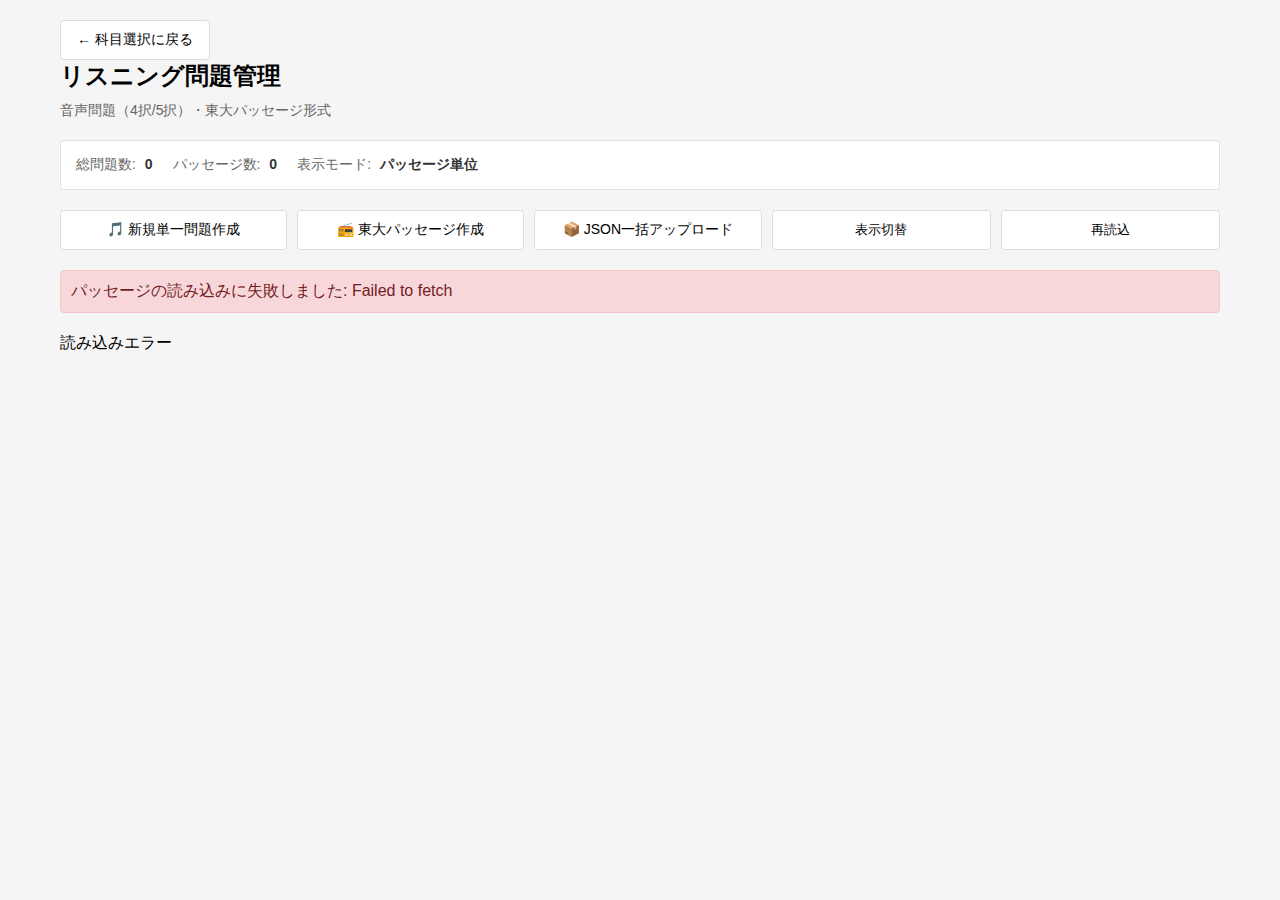
<file: mana/english-listening/index.html>
<!DOCTYPE html>
<html lang="ja">
<head>
    <meta charset="UTF-8">
    <meta name="viewport" content="width=device-width, initial-scale=1.0">
    <title>リスニング問題管理 - Mana</title>
    <style>
        * { margin: 0; padding: 0; box-sizing: border-box; }
        body { font-family: -apple-system, BlinkMacSystemFont, "Segoe UI", sans-serif; background: #f5f5f5; }
        .container { max-width: 1200px; margin: 0 auto; padding: 20px; }
        h1 { font-size: 24px; margin-bottom: 10px; }
        .subtitle { color: #666; margin-bottom: 20px; font-size: 14px; }
        button { padding: 10px 16px; border: 1px solid #ddd; background: white; cursor: pointer; border-radius: 4px; font-size: 14px; }
        button:hover { background: #f9f9f9; }
        .btn-small { padding: 6px 12px; font-size: 13px; }
        .btn-danger { background: #fef2f2; border-color: #fca5a5; color: #dc2626; }
        .btn-danger:hover { background: #fee2e2; }
        .stats { display: flex; gap: 20px; margin-bottom: 20px; padding: 15px; background: white; border-radius: 4px; border: 1px solid #e0e0e0; flex-wrap: wrap; }
        .stat { font-size: 14px; color: #666; margin: 0; }
        .stat span { font-weight: 600; color: #333; margin-left: 5px; }
        .question-list { margin-top: 20px; }
        .question-item { background: white; padding: 20px; margin-bottom: 15px; border: 1px solid #e0e0e0; border-radius: 4px; }
        .passage-item { background: white; padding: 20px; margin-bottom: 15px; border: 2px solid #3b82f6; border-radius: 4px; }
        .question-header { display: flex; justify-content: space-between; align-items: center; margin-bottom: 10px; }
        .question-title { font-weight: 600; font-size: 16px; color: #333; }
        .question-actions { display: flex; gap: 10px; }
        .modal { display: none; position: fixed; top: 0; left: 0; width: 100%; height: 100%; background: rgba(0,0,0,0.5); z-index: 1000; justify-content: center; align-items: center; }
        .modal.active { display: flex; }
        .modal-content { background: white; padding: 30px; border-radius: 8px; max-width: 600px; width: 90%; max-height: 80vh; overflow-y: auto; border: 1px solid #e0e0e0; }
        .form-group { margin-bottom: 20px; }
        .form-group label { display: block; font-weight: 600; margin-bottom: 8px; color: #333; }
        .form-group input, .form-group textarea, .form-group select { width: 100%; padding: 12px; border: 1px solid #ddd; border-radius: 4px; font-size: 14px; background: white; color: #333; box-sizing: border-box; }
        .form-group textarea { min-height: 100px; resize: vertical; }
        .modal-actions { display: flex; gap: 10px; margin-top: 20px; }
        .modal-actions button { flex: 1; padding: 12px; font-size: 15px; }
        .passage-header { background: #f9f9f9; padding: 15px; border-radius: 4px; margin-bottom: 15px; }
        .passage-title { font-weight: 600; font-size: 18px; margin-bottom: 8px; }
        .passage-meta { font-size: 14px; color: #666; }
        .question-group { margin-top: 15px; }
        .toggle-btn { background: white; border: 1px solid #ddd; padding: 8px 16px; cursor: pointer; border-radius: 4px; margin-bottom: 10px; }
        .collapsed .question-group { display: none; }
        .audio-player { margin: 10px 0; }
        .success-message { background: #d4edda; color: #155724; padding: 10px; border-radius: 4px; margin: 10px 0; border: 1px solid #c3e6cb; }
        .error-message { background: #f8d7da; color: #721c24; padding: 10px; border-radius: 4px; margin: 10px 0; border: 1px solid #f5c6cb; }
        .hidden { display: none; }
    </style>
</head>
<body>
    <div class="container">
        <button onclick="location.href='../index.html'">← 科目選択に戻る</button>

        <h1>リスニング問題管理</h1>
        <p class="subtitle">音声問題（4択/5択）・東大パッセージ形式</p>

        <div class="stats">
            <p class="stat">総問題数: <span id="totalCount">0</span></p>
            <p class="stat">パッセージ数: <span id="passageCount">0</span></p>
            <p class="stat">表示モード: <span id="viewMode">パッセージ単位</span></p>
            </div>

            <div style="display: flex; gap: 10px; margin: 20px 0; flex-wrap: wrap;">
                <button onclick="showCreateModal()" style="flex: 1; min-width: 150px;">🎵 新規単一問題作成</button>
                <button onclick="showPassageModal()" style="flex: 1; min-width: 180px;">📻 東大パッセージ作成</button>
                <button onclick="showBulkUploadModal()" style="flex: 1; min-width: 180px;">📦 JSON一括アップロード</button>
                <button onclick="toggleViewMode()" style="flex: 1; min-width: 150px;" class="btn-small">表示切替</button>
                <button onclick="loadContent()" style="flex: 1; min-width: 150px;" class="btn-small">再読込</button>
            </div>

            <div id="messageArea"></div>
            <div id="questionList" class="question-list"></div>
        </div>
    </div>

    <!-- 単一問題作成モーダル -->
    <div id="questionModal" class="modal">
        <div class="modal-content">
            <h3 id="modalTitle">問題を作成</h3>
            <form id="questionForm" onsubmit="handleSubmit(event)">
                <div class="form-group">
                    <label>タイトル</label>
                    <input type="text" id="inputTitle" required placeholder="例: 日常会話 - 買い物">
                </div>
                <div class="form-group">
                    <label>音声ファイル</label>
                    <div style="display: flex; gap: 10px; align-items: center; margin-bottom: 10px;">
                        <input type="file" id="audioFileInput" accept="audio/*" style="flex: 1;">
                        <button type="button" onclick="uploadAudioFile()" class="btn-small" id="uploadAudioBtn">アップロード</button>
                    </div>
                    <input type="text" id="inputAudioUrl" placeholder="または直接URLを入力（例: https://pub-xxx.r2.dev/audio.wav）">
                    <div id="audioPreview" style="margin-top: 10px; display: none;">
                        <audio controls style="width: 100%; max-width: 400px;"></audio>
                    </div>
                    <div id="uploadProgress" style="display: none; margin-top: 10px; color: #3b82f6; font-size: 14px;"></div>
                </div>
                <div class="form-group">
                    <label>問題文</label>
                    <textarea id="inputQuestion" required placeholder="例: 音声を聞いて、最も適切な答えを選びなさい。"></textarea>
                </div>
                <div class="form-group">
                    <label>選択肢数</label>
                    <select id="choiceCount" onchange="updateChoiceInputs()">
                        <option value="4">4択</option>
                        <option value="5" selected>5択</option>
                    </select>
                </div>
                <div id="choicesContainer">
                    <div class="form-group">
                        <label>選択肢A</label>
                        <input type="text" id="inputChoiceA" required placeholder="選択肢Aを入力">
                    </div>
                    <div class="form-group">
                        <label>選択肢B</label>
                        <input type="text" id="inputChoiceB" required placeholder="選択肢Bを入力">
                    </div>
                    <div class="form-group">
                        <label>選択肢C</label>
                        <input type="text" id="inputChoiceC" required placeholder="選択肢Cを入力">
                    </div>
                    <div class="form-group">
                        <label>選択肢D</label>
                        <input type="text" id="inputChoiceD" required placeholder="選択肢Dを入力">
                    </div>
                    <div class="form-group">
                        <label>選択肢E</label>
                        <input type="text" id="inputChoiceE" placeholder="選択肢Eを入力">
                    </div>
                </div>
                <div class="form-group">
                    <label>正解（A-E）</label>
                    <select id="inputCorrectAnswer" required>
                        <option value="">正解を選択</option>
                        <option value="A">A</option>
                        <option value="B">B</option>
                        <option value="C">C</option>
                        <option value="D">D</option>
                        <option value="E">E</option>
                    </select>
                </div>
                <div class="form-group">
                    <label>解説（任意）</label>
                    <textarea id="inputExplanation" placeholder="解説を入力"></textarea>
                </div>
                <div class="modal-actions">
                    <button type="button" onclick="closeModal('questionModal')" class="btn-danger">キャンセル</button>
                    <button type="submit">保存</button>
                </div>
            </form>
        </div>
    </div>

    <!-- パッセージ作成モーダル -->
    <div id="passageModal" class="modal">
        <div class="modal-content">
            <h3>東大パッセージ作成</h3>
            <form id="passageForm" onsubmit="handlePassageSubmit(event)">
                <div class="form-group">
                    <label>パッセージタイトル</label>
                    <input type="text" id="passageTitle" required placeholder="例: これから放送するのは、海底ケーブルの歴史に関する講義である。">
                </div>
                <div class="form-group">
                    <label>音声ファイル</label>
                    <div style="display: flex; gap: 10px; align-items: center; margin-bottom: 10px;">
                        <input type="file" id="passageAudioFileInput" accept="audio/*" style="flex: 1;">
                        <button type="button" onclick="uploadPassageAudioFile()" class="btn-small" id="uploadPassageAudioBtn">アップロード</button>
                    </div>
                    <input type="text" id="passageAudioUrl" required placeholder="または直接URLを入力">
                    <div id="passageAudioPreview" style="margin-top: 10px; display: none;">
                        <audio controls style="width: 100%; max-width: 400px;"></audio>
                    </div>
                    <div id="passageUploadProgress" style="display: none; margin-top: 10px; color: #3b82f6; font-size: 14px;"></div>
                </div>
                <div class="form-group">
                    <label>パッセージスクリプト（任意）</label>
                    <textarea id="passageScript" placeholder="音声の内容をテキストで入力"></textarea>
                </div>
                <div class="form-group">
                    <label>パッセージ解説（任意）</label>
                    <textarea id="passageExplanation" placeholder="パッセージ全体の解説"></textarea>
                </div>
                <div class="form-group">
                    <label>問題数</label>
                    <input type="number" id="questionCount" min="1" max="10" value="5" required>
                </div>
                <div class="modal-actions">
                    <button type="button" onclick="closeModal('passageModal')" class="btn-danger">キャンセル</button>
                    <button type="submit">次へ（問題入力）</button>
                </div>
            </form>
        </div>
    </div>

    <!-- パッセージ問題入力モーダル -->
    <div id="passageQuestionsModal" class="modal">
        <div class="modal-content">
            <h3 id="passageQuestionsTitle">パッセージ問題入力</h3>
            <form id="passageQuestionsForm" onsubmit="handlePassageQuestionsSubmit(event)">
                <div id="passageQuestionsContainer"></div>
                <div class="modal-actions">
                    <button type="button" onclick="closeModal('passageQuestionsModal')" class="btn-danger">キャンセル</button>
                    <button type="submit">保存</button>
                </div>
            </form>
        </div>
    </div>

    <!-- JSON一括アップロードモーダル -->
    <div id="bulkUploadModal" class="modal">
        <div class="modal-content">
            <h3>JSON一括アップロード</h3>
            <p style="color: #64748b; font-size: 14px; margin-bottom: 20px;">
                JSON形式で複数の問題を一括登録できます。以下の形式に従ってください：
            </p>
            <pre style="background: #f8fafc; padding: 15px; border-radius: 8px; overflow-x: auto; font-size: 12px; margin-bottom: 20px;">
{
  "questions": [
    {
      "id": "question_123",
      "subject": "english-listening",
      "title": "問題タイトル",
      "question_text": "問題文",
      "choices": ["選択肢A", "選択肢B", "選択肢C", "選択肢D"],
      "correct_answer": "A",
      "explanation": "解説",
      "difficulty_level": "listen_general",
      "is_listening": true,
      "media_urls": ["https://pub-xxx.r2.dev/audio.wav"]
    }
  ]
}</pre>
            <div class="form-group">
                <label>JSONファイルを選択</label>
                <input type="file" id="bulkUploadFile" accept=".json" style="width: 100%; padding: 12px; border: 2px solid var(--button-border); border-radius: 4px;">
            </div>
            <div id="bulkUploadPreview" style="display: none; margin: 15px 0; padding: 15px; background: #f0f9ff; border-radius: 8px;">
                <p style="font-weight: 600; margin-bottom: 5px;">プレビュー:</p>
                <p id="bulkUploadCount" style="color: #1e40af; font-size: 14px;"></p>
            </div>
            <div class="modal-actions">
                <button type="button" onclick="closeModal('bulkUploadModal')" class="btn-danger">キャンセル</button>
                <button type="button" onclick="handleBulkUpload()" id="bulkUploadBtn" disabled>アップロード</button>
            </div>
            <div id="bulkUploadResult" style="display: none; margin-top: 15px;"></div>
        </div>
    </div>

    <script>
        // API Base URL
        const API_BASE_URL = 'https://questa-r2-api.t88596565.workers.dev';

        let currentEditId = null;
        let currentPassageData = null;
        let isPassageView = true;

        // 管理者トークン（実際には環境変数や認証システムから取得）
        const ADMIN_TOKEN = localStorage.getItem('questa_admin_token') || 'questa-admin-2024';

        // ページ読み込み時に実行
        document.addEventListener('DOMContentLoaded', () => {
            loadContent();
            updateChoiceInputs();
        });

        // 選択肢数変更時に入力欄を更新
        function updateChoiceInputs() {
            const choiceCount = document.getElementById('choiceCount').value;
            const container = document.getElementById('choicesContainer');
            const correctAnswer = document.getElementById('inputCorrectAnswer');

            let choicesHTML = '';
            const letters = ['A', 'B', 'C', 'D', 'E'];

            for (let i = 0; i < choiceCount; i++) {
                choicesHTML += `
                    <div class="form-group">
                        <label>選択肢${letters[i]}</label>
                        <input type="text" id="inputChoice${letters[i]}" ${i < 4 ? 'required' : ''} placeholder="選択肢${letters[i]}を入力">
                    </div>
                `;
            }

            container.innerHTML = choicesHTML;

            // 正解選択肢も更新
            correctAnswer.innerHTML = '<option value="">正解を選択</option>';
            for (let i = 0; i < choiceCount; i++) {
                correctAnswer.innerHTML += `<option value="${letters[i]}">${letters[i]}</option>`;
            }
        }

        // 表示モード切替
        function toggleViewMode() {
            isPassageView = !isPassageView;
            document.getElementById('viewMode').textContent = isPassageView ? 'パッセージ単位' : '問題単位';
            loadContent();
        }

        // コンテンツ読み込み
        async function loadContent() {
            if (isPassageView) {
                await loadPassages();
            } else {
                await loadQuestions();
            }
        }

        // パッセージ一覧読み込み
        async function loadPassages() {
            try {
                const response = await fetch(`${API_BASE_URL}/api/note/passages?subject=english-listening&limit=50`, {
                    headers: {
                        'Authorization': `Bearer ${ADMIN_TOKEN}`
                    }
                });

                if (!response.ok) throw new Error('Failed to load passages');

                const data = await response.json();
                displayPassages(data.passages || []);
                document.getElementById('passageCount').textContent = data.passages?.length || 0;

                // 総問題数を計算
                const totalQuestions = data.passages?.reduce((sum, p) => sum + (p.question_count || 0), 0) || 0;
                document.getElementById('totalCount').textContent = totalQuestions;

            } catch (error) {
                showMessage('パッセージの読み込みに失敗しました: ' + error.message, 'error');
                document.getElementById('questionList').innerHTML = '<p>読み込みエラー</p>';
            }
        }

        // 個別問題読み込み
        async function loadQuestions() {
            try {
                const response = await fetch(`${API_BASE_URL}/api/note/questions?subject=english-listening&limit=100`, {
                    headers: {
                        'Authorization': `Bearer ${ADMIN_TOKEN}`
                    }
                });

                if (!response.ok) throw new Error('Failed to load questions');

                const data = await response.json();
                displayQuestions(data.questions || []);
                document.getElementById('totalCount').textContent = data.questions?.length || 0;
                document.getElementById('passageCount').textContent = '0';

            } catch (error) {
                showMessage('問題の読み込みに失敗しました: ' + error.message, 'error');
                document.getElementById('questionList').innerHTML = '<p>読み込みエラー</p>';
            }
        }

        // パッセージ表示
        function displayPassages(passages) {
            const container = document.getElementById('questionList');

            if (passages.length === 0) {
                container.innerHTML = '<p>パッセージがありません。新規作成ボタンから作成してください。</p>';
                return;
            }

            container.innerHTML = passages.map(passage => `
                <div class="passage-item" id="passage-${passage.id}">
                    <div class="passage-header">
                        <div class="passage-title">${passage.title}</div>
                        <div class="passage-meta">
                            ${passage.question_count || 0}問 |
                            ${passage.media_urls?.length > 0 ? '🎵 音声あり' : '🔇 音声なし'}
                        </div>
                        <div class="question-actions">
                            <button class="btn-small" onclick="editPassage('${passage.id}')">編集</button>
                            <button class="btn-small btn-danger" onclick="deletePassage('${passage.id}')">削除</button>
                        </div>
                    </div>
                    ${passage.media_urls?.length > 0 ? `
                        <div class="audio-player">
                            <audio controls style="width: 100%; max-width: 400px;">
                                <source src="${passage.media_urls[0]}" type="audio/wav">
                            </audio>
                        </div>
                    ` : ''}
                    <button class="toggle-btn" onclick="togglePassageQuestions('${passage.id}')">
                        ▼ 問題を表示/非表示
                    </button>
                    <div class="question-group" id="questions-${passage.id}"></div>
                </div>
            `).join('');

            // 各パッセージの問題を読み込む
            passages.forEach(passage => {
                loadPassageQuestions(passage.id);
            });
        }

        // パッセージの問題読み込み
        async function loadPassageQuestions(passageId) {
            try {
                const response = await fetch(`${API_BASE_URL}/api/note/passages?passageId=${passageId}`, {
                    headers: {
                        'Authorization': `Bearer ${ADMIN_TOKEN}`
                    }
                });

                if (!response.ok) return;

                const data = await response.json();
                const container = document.getElementById(`questions-${passageId}`);

                if (!data.questions || data.questions.length === 0) {
                    container.innerHTML = '<p style="margin: 10px; font-size: 14px;">問題がありません</p>';
                    return;
                }

                container.innerHTML = data.questions.map((q, index) => `
                    <div style="margin: 10px 0; padding: 15px; background: rgba(255,255,255,0.1); border-radius: 4px;">
                        <div style="font-weight: 600; margin-bottom: 8px;">問題 ${index + 1}: ${q.question_text}</div>
                        <div style="font-size: 14px; color: var(--text-secondary);">
                            正解: ${q.correct_answer} |
                            選択肢: ${q.choices?.length || 0}個
                        </div>
                    </div>
                `).join('');

            } catch (error) {
                console.error('Failed to load passage questions:', error);
            }
        }

        // 個別問題表示
        function displayQuestions(questions) {
            const container = document.getElementById('questionList');

            if (questions.length === 0) {
                container.innerHTML = '<p>問題がありません。新規作成ボタンから作成してください。</p>';
                return;
            }

            container.innerHTML = questions.map(q => `
                <div class="question-item" id="question-${q.id}">
                    <div class="question-header">
                        <div class="question-title">${q.title || q.question_text}</div>
                        <div class="question-actions">
                            <button class="btn-small" onclick="editQuestion('${q.id}')">編集</button>
                            <button class="btn-small btn-danger" onclick="deleteQuestion('${q.id}')">削除</button>
                        </div>
                    </div>
                    ${q.media_urls?.length > 0 ? `
                        <div class="audio-player">
                            <audio controls style="width: 100%; max-width: 400px;">
                                <source src="${q.media_urls[0]}" type="audio/wav">
                            </audio>
                        </div>
                    ` : ''}
                    <div style="margin: 10px 0;">
                        <div>${q.question_text}</div>
                        <div style="margin-top: 8px; font-size: 14px;">
                            <strong>正解:</strong> ${q.correct_answer}
                        </div>
                    </div>
                </div>
            `).join('');
        }

        // パッセージの開閉
        function togglePassageQuestions(passageId) {
            const element = document.getElementById(`passage-${passageId}`);
            element.classList.toggle('collapsed');
        }

        // 新規問題作成モーダル
        function showCreateModal() {
            currentEditId = null;
            document.getElementById('modalTitle').textContent = '問題を作成';
            document.getElementById('questionForm').reset();
            document.getElementById('audioPreview').style.display = 'none';
            updateChoiceInputs();
            showModal('questionModal');
        }

        // 新規パッセージ作成モーダル
        function showPassageModal() {
            document.getElementById('passageForm').reset();
            document.getElementById('passageAudioPreview').style.display = 'none';
            showModal('passageModal');
        }

        // 問題編集
        async function editQuestion(questionId) {
            // 実装は省略（詳細なデータ取得が必要）
            showMessage('問題編集機能は開発中です', 'info');
        }

        // パッセージ編集
        async function editPassage(passageId) {
            // 実装は省略（詳細なデータ取得が必要）
            showMessage('パッセージ編集機能は開発中です', 'info');
        }

        // 問題削除
        async function deleteQuestion(questionId) {
            if (!confirm('この問題を削除しますか？')) return;

            try {
                const response = await fetch(`${API_BASE_URL}/api/note/questions/${questionId}`, {
                    method: 'DELETE',
                    headers: {
                        'Authorization': `Bearer ${ADMIN_TOKEN}`
                    }
                });

                if (response.ok) {
                    showMessage('問題を削除しました', 'success');
                    loadContent();
                } else {
                    throw new Error('削除に失敗しました');
                }
            } catch (error) {
                showMessage('削除エラー: ' + error.message, 'error');
            }
        }

        // パッセージ削除
        async function deletePassage(passageId) {
            if (!confirm('このパッセージと関連するすべての問題を削除しますか？')) return;

            try {
                const response = await fetch(`${API_BASE_URL}/api/note/passages/${passageId}`, {
                    method: 'DELETE',
                    headers: {
                        'Authorization': `Bearer ${ADMIN_TOKEN}`
                    }
                });

                if (response.ok) {
                    showMessage('パッセージを削除しました', 'success');
                    loadContent();
                } else {
                    throw new Error('削除に失敗しました');
                }
            } catch (error) {
                showMessage('削除エラー: ' + error.message, 'error');
            }
        }

        // 音声URLプレビュー
        document.getElementById('inputAudioUrl')?.addEventListener('input', function(e) {
            const url = e.target.value;
            const preview = document.getElementById('audioPreview');

            if (url) {
                preview.style.display = 'block';
                preview.querySelector('audio').src = url;
            } else {
                preview.style.display = 'none';
            }
        });

        document.getElementById('passageAudioUrl')?.addEventListener('input', function(e) {
            const url = e.target.value;
            const preview = document.getElementById('passageAudioPreview');

            if (url) {
                preview.style.display = 'block';
                preview.querySelector('audio').src = url;
            } else {
                preview.style.display = 'none';
            }
        });

        // 単一問題送信
        async function handleSubmit(event) {
            event.preventDefault();

            const formData = {
                id: currentEditId || `question_${Date.now()}_${Math.random().toString(36).substr(2, 9)}`,
                subject: 'english-listening',
                title: document.getElementById('inputTitle').value,
                question_text: document.getElementById('inputQuestion').value,
                media_urls: document.getElementById('inputAudioUrl').value ? [document.getElementById('inputAudioUrl').value] : [],
                choices: [],
                correct_answer: document.getElementById('inputCorrectAnswer').value,
                explanation: document.getElementById('inputExplanation').value,
                difficulty_level: 'listen_general',
                is_listening: true,
                mode: 'multiple_choice',
                source: 'learning-notebook'
            };

            // 選択肢を収集
            const choiceCount = parseInt(document.getElementById('choiceCount').value);
            const letters = ['A', 'B', 'C', 'D', 'E'];

            for (let i = 0; i < choiceCount; i++) {
                const choiceValue = document.getElementById(`inputChoice${letters[i]}`).value;
                if (choiceValue) {
                    formData.choices.push(choiceValue);
                }
            }

            try {
                const url = currentEditId
                    ? `${API_BASE_URL}/api/note/questions/${currentEditId}`
                    : `${API_BASE_URL}/api/note/questions`;

                const method = currentEditId ? 'PUT' : 'POST';

                const response = await fetch(url, {
                    method: method,
                    headers: {
                        'Content-Type': 'application/json',
                        'Authorization': `Bearer ${ADMIN_TOKEN}`
                    },
                    body: JSON.stringify(formData)
                });

                if (response.ok) {
                    showMessage(currentEditId ? '問題を更新しました' : '問題を作成しました', 'success');
                    closeModal('questionModal');
                    loadContent();
                } else {
                    const error = await response.json();
                    throw new Error(error.error || '保存に失敗しました');
                }
            } catch (error) {
                showMessage('保存エラー: ' + error.message, 'error');
            }
        }

        // パッセージ基本情報送信
        async function handlePassageSubmit(event) {
            event.preventDefault();

            const questionCount = parseInt(document.getElementById('questionCount').value);

            currentPassageData = {
                passage_id: `passage_${Date.now()}_${Math.random().toString(36).substr(2, 9)}`,
                subject: 'english-listening',
                title: document.getElementById('passageTitle').value,
                media_urls: [document.getElementById('passageAudioUrl').value],
                passage_script: document.getElementById('passageScript').value,
                passage_explanation: document.getElementById('passageExplanation').value,
                difficulty_level: 'listen_todai',
                questions: []
            };

            // 問題入力フォームを生成
            generatePassageQuestionsForm(questionCount);

            closeModal('passageModal');
            showModal('passageQuestionsModal');
        }

        // パッセージ問題入力フォーム生成
        function generatePassageQuestionsForm(questionCount) {
            const container = document.getElementById('passageQuestionsContainer');
            let formHTML = '';

            for (let i = 0; i < questionCount; i++) {
                formHTML += `
                    <div style="margin-bottom: 30px; padding: 20px; border: 2px solid var(--button-border); border-radius: 8px;">
                        <h4>問題 ${i + 1}</h4>
                        <div class="form-group">
                            <label>問題文</label>
                            <textarea id="pq_question_${i}" required placeholder="問題文を入力"></textarea>
                        </div>
                        <div class="form-group">
                            <label>選択肢数</label>
                            <select id="pq_choice_count_${i}" onchange="updatePassageChoiceInputs(${i})">
                                <option value="4">4択</option>
                                <option value="5">5択</option>
                            </select>
                        </div>
                        <div id="pq_choices_${i}"></div>
                        <div class="form-group">
                            <label>正解（A-E）</label>
                            <select id="pq_correct_${i}" required>
                                <option value="">正解を選択</option>
                                <option value="A">A</option>
                                <option value="B">B</option>
                                <option value="C">C</option>
                                <option value="D">D</option>
                                <option value="E">E</option>
                            </select>
                        </div>
                        <div class="form-group">
                            <label>解説（任意）</label>
                            <textarea id="pq_explanation_${i}" placeholder="解説を入力"></textarea>
                        </div>
                    </div>
                `;
            }

            container.innerHTML = formHTML;

            // 初期選択肢入力欄を生成
            for (let i = 0; i < questionCount; i++) {
                updatePassageChoiceInputs(i);
            }
        }

        // パッセージ選択肢入力更新
        function updatePassageChoiceInputs(questionIndex) {
            const choiceCount = document.getElementById(`pq_choice_count_${questionIndex}`).value;
            const container = document.getElementById(`pq_choices_${questionIndex}`);
            const correctAnswer = document.getElementById(`pq_correct_${questionIndex}`);

            let choicesHTML = '';
            const letters = ['A', 'B', 'C', 'D', 'E'];

            for (let i = 0; i < choiceCount; i++) {
                choicesHTML += `
                    <div class="form-group">
                        <label>選択肢${letters[i]}</label>
                        <input type="text" id="pq_choice_${questionIndex}_${letters[i]}" ${i < 4 ? 'required' : ''} placeholder="選択肢${letters[i]}を入力">
                    </div>
                `;
            }

            container.innerHTML = choicesHTML;

            // 正解選択肢も更新
            correctAnswer.innerHTML = '<option value="">正解を選択</option>';
            for (let i = 0; i < choiceCount; i++) {
                correctAnswer.innerHTML += `<option value="${letters[i]}">${letters[i]}</option>`;
            }
        }

        // パッセージ問題送信
        async function handlePassageQuestionsSubmit(event) {
            event.preventDefault();

            try {
                // 各問題を収集して配列に追加
                const questionCount = parseInt(document.getElementById('questionCount').value);
                const letters = ['A', 'B', 'C', 'D', 'E'];

                for (let i = 0; i < questionCount; i++) {
                    const questionData = {
                        question_text: document.getElementById(`pq_question_${i}`).value,
                        correct_answer: document.getElementById(`pq_correct_${i}`).value,
                        explanation: document.getElementById(`pq_explanation_${i}`).value,
                        choices: []
                    };

                    // 選択肢を収集
                    const choiceCount = parseInt(document.getElementById(`pq_choice_count_${i}`).value);
                    for (let j = 0; j < choiceCount; j++) {
                        const choiceValue = document.getElementById(`pq_choice_${i}_${letters[j]}`).value;
                        if (choiceValue) {
                            questionData.choices.push(choiceValue);
                        }
                    }

                    currentPassageData.questions.push(questionData);
                }

                // パッセージを作成（一度のAPIコールで全問題を作成）
                const passageResponse = await fetch(`${API_BASE_URL}/api/note/passages`, {
                    method: 'POST',
                    headers: {
                        'Content-Type': 'application/json',
                        'Authorization': `Bearer ${ADMIN_TOKEN}`
                    },
                    body: JSON.stringify(currentPassageData)
                });

                if (!passageResponse.ok) {
                    const error = await passageResponse.json();
                    throw new Error(error.error || 'パッセージの作成に失敗しました');
                }

                showMessage('パッセージを作成しました', 'success');
                closeModal('passageQuestionsModal');
                loadContent();

            } catch (error) {
                showMessage('保存エラー: ' + error.message, 'error');
            }
        }

        // モーダル操作
        function showModal(modalId) {
            document.getElementById(modalId).classList.add('active');
        }

        function closeModal(modalId) {
            document.getElementById(modalId).classList.remove('active');
        }

        // メッセージ表示
        function showMessage(message, type = 'info') {
            const messageArea = document.getElementById('messageArea');
            const messageClass = type === 'success' ? 'success-message' :
                               type === 'error' ? 'error-message' : 'info-message';

            messageArea.innerHTML = `<div class="${messageClass}">${message}</div>`;

            setTimeout(() => {
                messageArea.innerHTML = '';
            }, 5000);
        }

        // モーダル外クリックで閉じる
        document.querySelectorAll('.modal').forEach(modal => {
            modal.addEventListener('click', function(e) {
                if (e.target === this) {
                    this.classList.remove('active');
                }
            });
        });

        // 音声ファイルアップロード（単一問題用）
        async function uploadAudioFile() {
            const fileInput = document.getElementById('audioFileInput');
            const file = fileInput.files[0];

            if (!file) {
                showMessage('音声ファイルを選択してください', 'error');
                return;
            }

            const uploadBtn = document.getElementById('uploadAudioBtn');
            const progressDiv = document.getElementById('uploadProgress');

            try {
                uploadBtn.disabled = true;
                uploadBtn.textContent = 'アップロード中...';
                progressDiv.style.display = 'block';
                progressDiv.textContent = 'アップロード中...';

                const formData = new FormData();
                formData.append('audio', file);
                formData.append('questionId', currentEditId || `audio_${Date.now()}`);

                const response = await fetch(`${API_BASE_URL}/api/r2/upload/audio`, {
                    method: 'POST',
                    body: formData
                });

                if (!response.ok) {
                    throw new Error('アップロードに失敗しました');
                }

                const result = await response.json();

                // URLを入力欄に設定
                document.getElementById('inputAudioUrl').value = result.url;

                // プレビューを表示
                const preview = document.getElementById('audioPreview');
                preview.style.display = 'block';
                preview.querySelector('audio').src = result.url;

                progressDiv.textContent = '✅ アップロード完了！';
                setTimeout(() => {
                    progressDiv.style.display = 'none';
                }, 3000);

            } catch (error) {
                progressDiv.textContent = '❌ ' + error.message;
                progressDiv.style.color = '#ef4444';
                showMessage('音声アップロードエラー: ' + error.message, 'error');
            } finally {
                uploadBtn.disabled = false;
                uploadBtn.textContent = 'アップロード';
            }
        }

        // 音声ファイルアップロード（パッセージ用）
        async function uploadPassageAudioFile() {
            const fileInput = document.getElementById('passageAudioFileInput');
            const file = fileInput.files[0];

            if (!file) {
                showMessage('音声ファイルを選択してください', 'error');
                return;
            }

            const uploadBtn = document.getElementById('uploadPassageAudioBtn');
            const progressDiv = document.getElementById('passageUploadProgress');

            try {
                uploadBtn.disabled = true;
                uploadBtn.textContent = 'アップロード中...';
                progressDiv.style.display = 'block';
                progressDiv.textContent = 'アップロード中...';

                const formData = new FormData();
                formData.append('audio', file);
                formData.append('questionId', `passage_${Date.now()}`);

                const response = await fetch(`${API_BASE_URL}/api/r2/upload/audio`, {
                    method: 'POST',
                    body: formData
                });

                if (!response.ok) {
                    throw new Error('アップロードに失敗しました');
                }

                const result = await response.json();

                // URLを入力欄に設定
                document.getElementById('passageAudioUrl').value = result.url;

                // プレビューを表示
                const preview = document.getElementById('passageAudioPreview');
                preview.style.display = 'block';
                preview.querySelector('audio').src = result.url;

                progressDiv.textContent = '✅ アップロード完了！';
                setTimeout(() => {
                    progressDiv.style.display = 'none';
                }, 3000);

            } catch (error) {
                progressDiv.textContent = '❌ ' + error.message;
                progressDiv.style.color = '#ef4444';
                showMessage('音声アップロードエラー: ' + error.message, 'error');
            } finally {
                uploadBtn.disabled = false;
                uploadBtn.textContent = 'アップロード';
            }
        }

        // JSON一括アップロードモーダル表示
        function showBulkUploadModal() {
            document.getElementById('bulkUploadFile').value = '';
            document.getElementById('bulkUploadPreview').style.display = 'none';
            document.getElementById('bulkUploadResult').style.display = 'none';
            document.getElementById('bulkUploadBtn').disabled = true;
            showModal('bulkUploadModal');
        }

        // JSONファイル選択時のプレビュー
        document.addEventListener('DOMContentLoaded', () => {
            const fileInput = document.getElementById('bulkUploadFile');
            if (fileInput) {
                fileInput.addEventListener('change', async function(e) {
                    const file = e.target.files[0];
                    if (!file) return;

                    try {
                        const text = await file.text();
                        const data = JSON.parse(text);

                        if (!data.questions || !Array.isArray(data.questions)) {
                            throw new Error('JSONフォーマットが正しくありません。"questions"配列が必要です。');
                        }

                        const preview = document.getElementById('bulkUploadPreview');
                        const count = document.getElementById('bulkUploadCount');

                        preview.style.display = 'block';
                        count.textContent = `${data.questions.length}件の問題が検出されました`;

                        document.getElementById('bulkUploadBtn').disabled = false;

                    } catch (error) {
                        showMessage('JSONファイルの読み込みエラー: ' + error.message, 'error');
                        document.getElementById('bulkUploadBtn').disabled = true;
                    }
                });
            }
        });

        // JSON一括アップロード実行
        async function handleBulkUpload() {
            const fileInput = document.getElementById('bulkUploadFile');
            const file = fileInput.files[0];

            if (!file) {
                showMessage('JSONファイルを選択してください', 'error');
                return;
            }

            const uploadBtn = document.getElementById('bulkUploadBtn');
            const resultDiv = document.getElementById('bulkUploadResult');

            try {
                uploadBtn.disabled = true;
                uploadBtn.textContent = 'アップロード中...';

                const text = await file.text();
                const data = JSON.parse(text);

                const response = await fetch(`${API_BASE_URL}/api/d1/questions/batch`, {
                    method: 'POST',
                    headers: {
                        'Content-Type': 'application/json',
                        'Authorization': `Bearer ${ADMIN_TOKEN}`
                    },
                    body: JSON.stringify(data)
                });

                if (!response.ok) {
                    const error = await response.json();
                    throw new Error(error.error || 'アップロードに失敗しました');
                }

                const result = await response.json();

                resultDiv.style.display = 'block';
                resultDiv.innerHTML = `
                    <div style="background: #ecfdf5; color: #059669; padding: 15px; border-radius: 8px; border: 1px solid #a7f3d0;">
                        <p style="font-weight: 600; margin-bottom: 5px;">✅ アップロード完了</p>
                        <p style="font-size: 14px;">成功: ${result.imported}件</p>
                        <p style="font-size: 14px;">失敗: ${result.failed}件</p>
                        ${result.errors && result.errors.length > 0 ? `
                            <details style="margin-top: 10px;">
                                <summary style="cursor: pointer; font-size: 14px;">エラー詳細</summary>
                                <pre style="background: white; padding: 10px; margin-top: 5px; border-radius: 4px; font-size: 12px; overflow-x: auto;">${JSON.stringify(result.errors, null, 2)}</pre>
                            </details>
                        ` : ''}
                    </div>
                `;

                showMessage(`一括アップロード完了: 成功 ${result.imported}件, 失敗 ${result.failed}件`, 'success');

                // 3秒後にモーダルを閉じて再読込
                setTimeout(() => {
                    closeModal('bulkUploadModal');
                    loadContent();
                }, 3000);

            } catch (error) {
                resultDiv.style.display = 'block';
                resultDiv.innerHTML = `
                    <div style="background: #fef2f2; color: #ef4444; padding: 15px; border-radius: 8px; border: 1px solid #fecaca;">
                        <p style="font-weight: 600;">❌ アップロードエラー</p>
                        <p style="font-size: 14px; margin-top: 5px;">${error.message}</p>
                    </div>
                `;
                showMessage('一括アップロードエラー: ' + error.message, 'error');
            } finally {
                uploadBtn.disabled = false;
                uploadBtn.textContent = 'アップロード';
            }
        }
    </script>
</body>
</html>
</file>
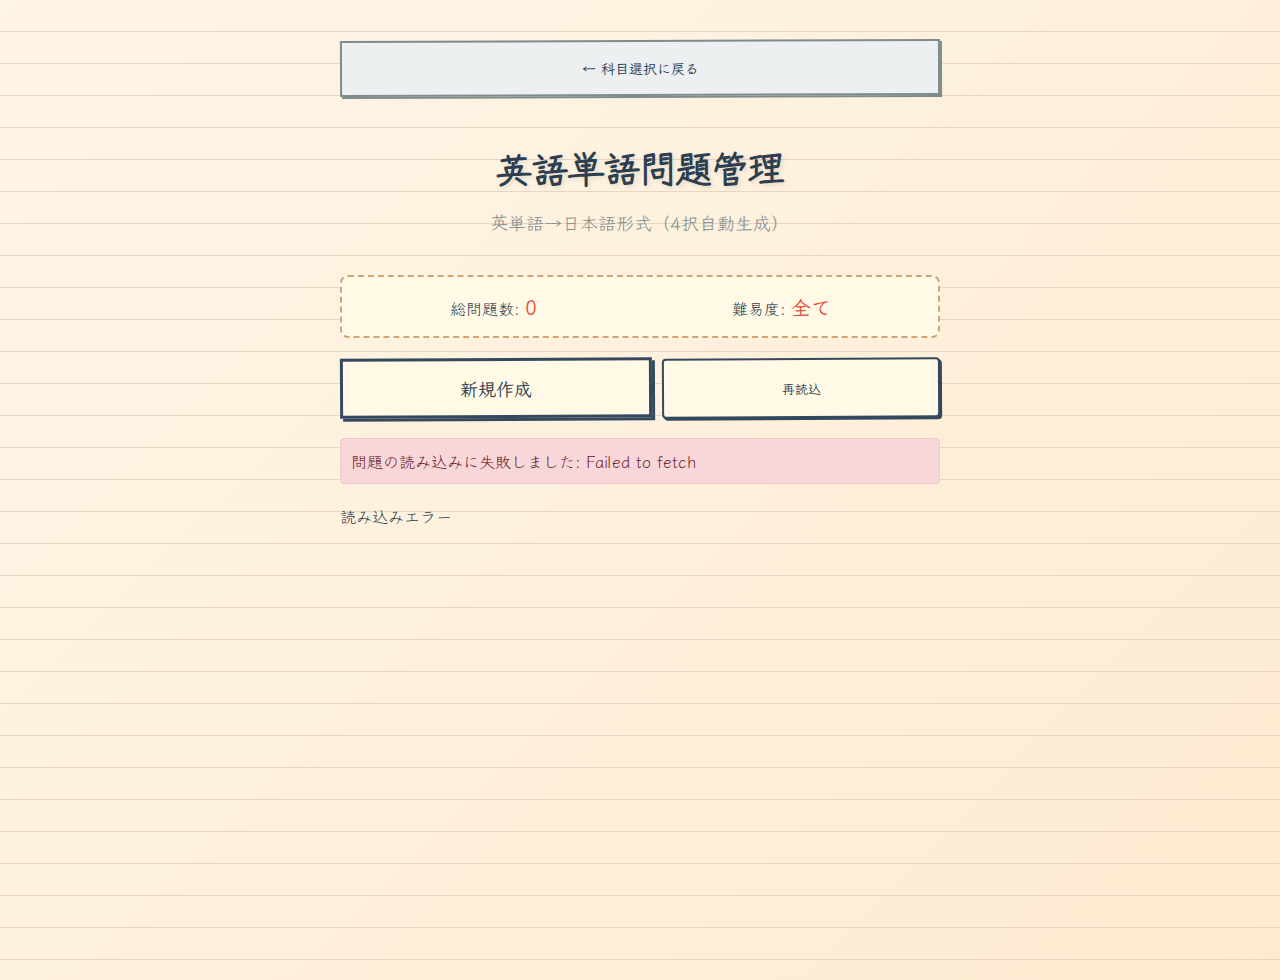
<file: mana/english-vocabulary/index.html>
<!DOCTYPE html>
<html lang="ja">
<head>
    <meta charset="UTF-8">
    <meta name="viewport" content="width=device-width, initial-scale=1.0">
    <title>英語単語問題管理 - 学習ノート</title>
    <link href="https://fonts.googleapis.com/css2?family=Klee+One:wght@400;600&family=Zen+Kurenaido&display=swap" rel="stylesheet">
    <link rel="stylesheet" href="../../style.css">
    <style>
        .question-list {
            margin-top: 20px;
        }
        .question-item {
            background: var(--card-bg);
            padding: 20px;
            margin-bottom: 15px;
            border: 2px solid var(--card-border);
            border-radius: 8px;
            transform: rotate(-0.1deg);
            box-shadow: 2px 2px 0px var(--shadow-color);
        }
        .question-item:nth-child(2n) {
            transform: rotate(0.1deg);
        }
        .question-header {
            display: flex;
            justify-content: space-between;
            align-items: center;
            margin-bottom: 10px;
        }
        .question-title {
            font-weight: 600;
            font-size: 16px;
            color: var(--text-primary);
        }
        .question-actions {
            display: flex;
            gap: 10px;
        }
        .btn-small {
            padding: 6px 12px;
            font-size: 13px;
            background: var(--button-bg);
            border: 2px solid var(--button-border);
            box-shadow: 2px 2px 0px var(--button-border);
            cursor: pointer;
            font-family: 'Klee One', cursive;
            border-radius: 4px;
            min-height: auto;
        }
        .btn-small:hover {
            transform: translate(-1px, -1px);
            box-shadow: 3px 3px 0px var(--button-border);
        }
        .btn-small:active {
            transform: translate(1px, 1px);
            box-shadow: 1px 1px 0px var(--button-border);
        }
        .btn-danger {
            background: var(--error-bg);
            border-color: var(--error-border);
            box-shadow: 2px 2px 0px var(--error-border);
        }
        .btn-danger:hover {
            box-shadow: 3px 3px 0px var(--error-border);
        }
        .btn-danger:active {
            box-shadow: 1px 1px 0px var(--error-border);
        }
        .modal {
            display: none;
            position: fixed;
            top: 0;
            left: 0;
            width: 100%;
            height: 100%;
            background: rgba(0,0,0,0.5);
            z-index: 1000;
            justify-content: center;
            align-items: center;
        }
        .modal.active {
            display: flex;
        }
        .modal-content {
            background: var(--card-bg);
            padding: 30px;
            border-radius: 8px;
            max-width: 600px;
            width: 90%;
            max-height: 80vh;
            overflow-y: auto;
            border: 3px solid var(--button-border);
            box-shadow: 5px 5px 0px var(--button-border);
        }
        .form-group {
            margin-bottom: 20px;
        }
        .form-group label {
            display: block;
            font-weight: 600;
            margin-bottom: 8px;
            color: var(--text-primary);
        }
        .form-group input,
        .form-group textarea,
        .form-group select {
            width: 100%;
            padding: 12px;
            border: 2px solid var(--button-border);
            border-radius: 4px;
            font-family: 'Klee One', cursive;
            font-size: 14px;
            background: var(--input-bg);
            color: var(--text-primary);
            box-sizing: border-box;
        }
        .form-group textarea {
            min-height: 100px;
            resize: vertical;
        }
        .modal-actions {
            display: flex;
            gap: 10px;
            margin-top: 20px;
        }
        .modal-actions button {
            flex: 1;
            padding: 12px;
            font-size: 15px;
            min-height: auto;
        }
        .success-message {
            background: #d4edda;
            color: #155724;
            padding: 10px;
            border-radius: 4px;
            margin: 10px 0;
            border: 1px solid #c3e6cb;
        }
        .error-message {
            background: #f8d7da;
            color: #721c24;
            padding: 10px;
            border-radius: 4px;
            margin: 10px 0;
            border: 1px solid #f5c6cb;
        }
    </style>
</head>
<body>
    <div class="notebook">
        <div class="container">
            <button class="back-btn" onclick="location.href='../index.html'">← 科目選択に戻る</button>

            <h1>英語単語問題管理</h1>
            <p class="subtitle">英単語→日本語形式（4択自動生成）</p>

            <div class="stats">
                <p class="stat">総問題数: <span id="totalCount">0</span></p>
                <p class="stat">難易度: <span id="difficultyFilter">全て</span></p>
            </div>

            <div style="display: flex; gap: 10px; margin: 20px 0; flex-wrap: wrap;">
                <button onclick="showCreateModal()" style="flex: 1; min-width: 150px;">新規作成</button>
                <button onclick="loadContent()" style="flex: 1; min-width: 150px;" class="btn-small">再読込</button>
            </div>

            <div id="messageArea"></div>
            <div id="questionList" class="question-list"></div>
        </div>
    </div>

    <!-- 作成・編集モーダル -->
    <div id="questionModal" class="modal">
        <div class="modal-content">
            <h3 id="modalTitle">単語問題を作成</h3>
            <form id="questionForm" onsubmit="handleSubmit(event)">
                <div class="form-group">
                    <label>英単語</label>
                    <input type="text" id="inputWord" required placeholder="例: apple">
                </div>
                <div class="form-group">
                    <label>日本語訳</label>
                    <input type="text" id="inputAnswer" required placeholder="例: りんご">
                </div>
                <div class="form-group">
                    <label>難易度</label>
                    <select id="inputDifficulty" required>
                        <option value="">選択してください</option>
                        <option value="easy">簡単</option>
                        <option value="medium">普通</option>
                        <option value="hard">難しい</option>
                    </select>
                </div>
                <div class="form-group">
                    <label>解説（任意）</label>
                    <textarea id="inputExplanation" placeholder="例: 定番の果物。発音は「アップル」。"></textarea>
                </div>
                <div class="modal-actions">
                    <button type="button" onclick="closeModal('questionModal')" class="btn-danger">キャンセル</button>
                    <button type="submit">保存</button>
                </div>
            </form>
        </div>
    </div>

    <script>
        // API Base URL
        const API_BASE_URL = 'https://questa-r2-api.t88596565.workers.dev';

        let currentEditId = null;
        const ADMIN_TOKEN = localStorage.getItem('questa_admin_token') || 'questa-admin-2024';

        // ページ読み込み時に実行
        document.addEventListener('DOMContentLoaded', loadContent);

        // コンテンツ読み込み
        async function loadContent() {
            try {
                const response = await fetch(`${API_BASE_URL}/api/note/questions?subject=english-vocabulary&limit=100`, {
                    headers: {
                        'Authorization': `Bearer ${ADMIN_TOKEN}`
                    }
                });

                if (!response.ok) throw new Error('Failed to load questions');

                const data = await response.json();
                displayQuestions(data.questions || []);
                document.getElementById('totalCount').textContent = data.questions?.length || 0;

            } catch (error) {
                showMessage('問題の読み込みに失敗しました: ' + error.message, 'error');
                document.getElementById('questionList').innerHTML = '<p>読み込みエラー</p>';
            }
        }

        // 問題一覧表示
        function displayQuestions(questions) {
            const container = document.getElementById('questionList');

            if (questions.length === 0) {
                container.innerHTML = '<p>問題がありません。新規作成ボタンから作成してください。</p>';
                return;
            }

            container.innerHTML = questions.map(q => `
                <div class="question-item" id="question-${q.id}">
                    <div class="question-header">
                        <div class="question-title">${q.word || q.title}</div>
                        <div class="question-actions">
                            <button class="btn-small" onclick="editQuestion('${q.id}')">編集</button>
                            <button class="btn-small btn-danger" onclick="deleteQuestion('${q.id}')">削除</button>
                        </div>
                    </div>
                    <div style="margin: 10px 0;">
                        <div style="font-size: 18px; font-weight: 600; margin-bottom: 8px;">${q.question_text}</div>
                        <div style="margin-bottom: 8px; font-size: 16px;">
                            <strong>正解:</strong> ${q.correct_answer}
                        </div>
                        ${q.explanation ? `<div style="font-size: 14px; color: var(--text-secondary); margin-top: 8px;">解説: ${q.explanation}</div>` : ''}
                        <div style="font-size: 12px; color: var(--text-secondary); margin-top: 8px;">
                            難易度: ${q.difficulty_level || '未設定'}
                        </div>
                    </div>
                </div>
            `).join('');
        }

        // 新規作成モーダル
        function showCreateModal() {
            currentEditId = null;
            document.getElementById('modalTitle').textContent = '単語問題を作成';
            document.getElementById('questionForm').reset();
            showModal('questionModal');
        }

        // 問題編集
        async function editQuestion(questionId) {
            try {
                const response = await fetch(`${API_BASE_URL}/api/note/questions?subject=english-vocabulary&limit=100`, {
                    headers: {
                        'Authorization': `Bearer ${ADMIN_TOKEN}`
                    }
                });

                if (!response.ok) throw new Error('Failed to load questions for editing');

                const data = await response.json();
                const question = data.questions.find(q => q.id === questionId);

                if (!question) {
                    showMessage('問題が見つかりません', 'error');
                    return;
                }

                // フォームに既存データを設定
                currentEditId = questionId;
                document.getElementById('modalTitle').textContent = '単語問題を編集';
                document.getElementById('inputWord').value = question.word || question.title || '';
                document.getElementById('inputAnswer').value = question.correct_answer || '';
                document.getElementById('inputDifficulty').value = question.difficulty_level || '';
                document.getElementById('inputExplanation').value = question.explanation || '';

                showModal('questionModal');
            } catch (error) {
                showMessage('問題読み込みエラー: ' + error.message, 'error');
            }
        }

        // 問題削除
        async function deleteQuestion(questionId) {
            if (!confirm('この単語問題を削除しますか？')) return;

            try {
                const response = await fetch(`${API_BASE_URL}/api/note/questions/${questionId}`, {
                    method: 'DELETE',
                    headers: {
                        'Authorization': `Bearer ${ADMIN_TOKEN}`
                    }
                });

                if (response.ok) {
                    showMessage('問題を削除しました', 'success');
                    loadContent();
                } else {
                    throw new Error('削除に失敗しました');
                }
            } catch (error) {
                showMessage('削除エラー: ' + error.message, 'error');
            }
        }

        // 単語問題送信
        async function handleSubmit(event) {
            event.preventDefault();

            const formData = {
                id: currentEditId || `vocab_${Date.now()}_${Math.random().toString(36).substr(2, 9)}`,
                subject: 'english-vocabulary',
                title: document.getElementById('inputWord').value,
                question_text: document.getElementById('inputWord').value,
                correct_answer: document.getElementById('inputAnswer').value,
                word: document.getElementById('inputWord').value,
                explanation: document.getElementById('inputExplanation').value,
                difficulty_level: document.getElementById('inputDifficulty').value,
                is_listening: false,
                mode: null,
                source: 'learning-notebook'
            };

            try {
                const url = currentEditId
                    ? `${API_BASE_URL}/api/note/questions/${currentEditId}`
                    : `${API_BASE_URL}/api/note/questions`;

                const method = currentEditId ? 'PUT' : 'POST';

                const response = await fetch(url, {
                    method: method,
                    headers: {
                        'Content-Type': 'application/json',
                        'Authorization': `Bearer ${ADMIN_TOKEN}`
                    },
                    body: JSON.stringify(formData)
                });

                if (response.ok) {
                    showMessage(currentEditId ? '問題を更新しました' : '単語問題を作成しました', 'success');
                    closeModal('questionModal');
                    loadContent();
                } else {
                    const error = await response.json();
                    throw new Error(error.error || '保存に失敗しました');
                }
            } catch (error) {
                showMessage('保存エラー: ' + error.message, 'error');
            }
        }

        // モーダル操作
        function showModal(modalId) {
            document.getElementById(modalId).classList.add('active');
        }

        function closeModal(modalId) {
            document.getElementById(modalId).classList.remove('active');
        }

        // メッセージ表示
        function showMessage(message, type = 'info') {
            const messageArea = document.getElementById('messageArea');
            const messageClass = type === 'success' ? 'success-message' :
                               type === 'error' ? 'error-message' : 'info-message';

            messageArea.innerHTML = `<div class="${messageClass}">${message}</div>`;

            setTimeout(() => {
                messageArea.innerHTML = '';
            }, 5000);
        }

        // モーダル外クリックで閉じる
        document.querySelectorAll('.modal').forEach(modal => {
            modal.addEventListener('click', function(e) {
                if (e.target === this) {
                    this.classList.remove('active');
                }
            });
        });
    </script>
</body>
</html>
</file>
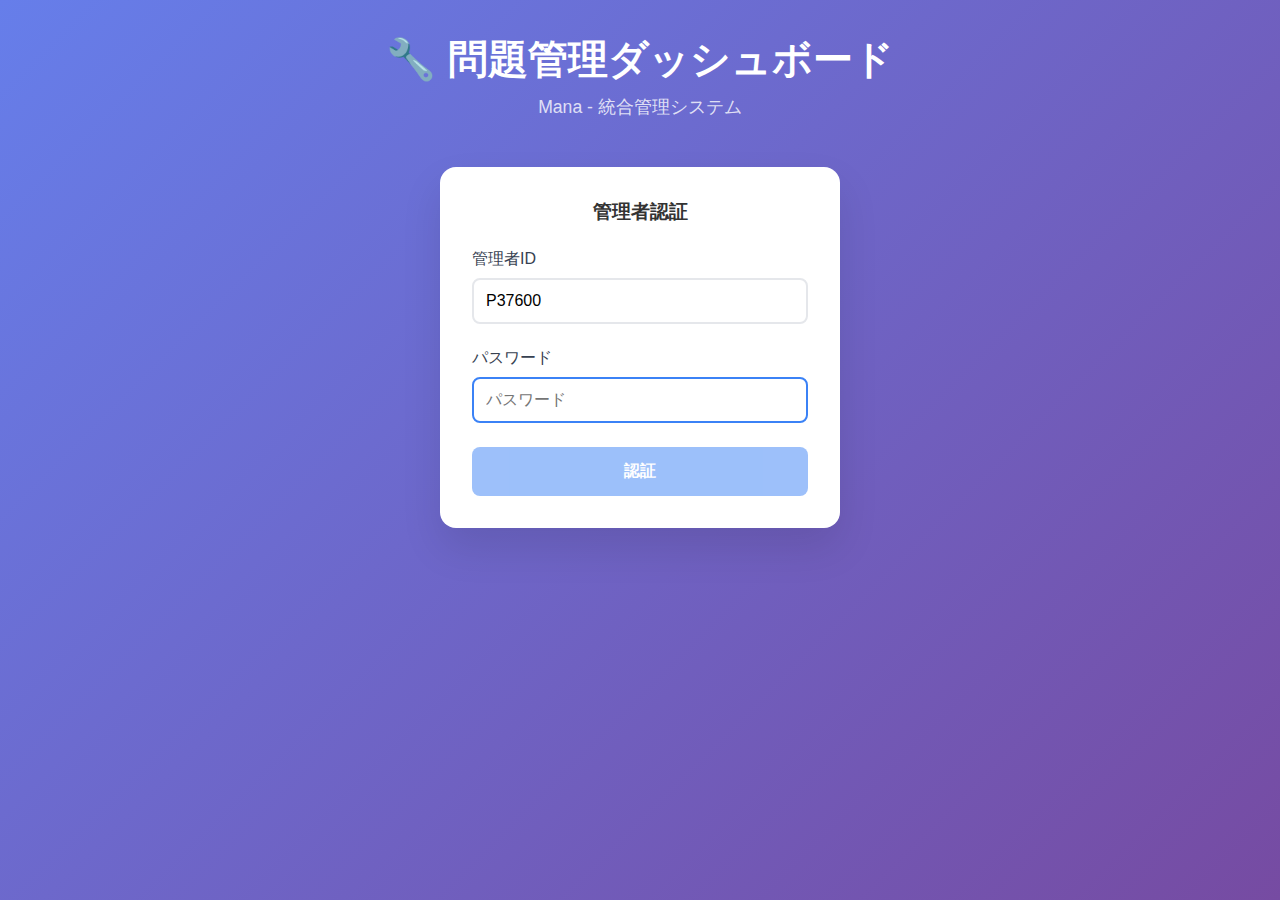
<file: mana.html>
<!DOCTYPE html>
<html lang="ja">
<head>
    <meta charset="UTF-8">
    <meta name="viewport" content="width=device-width, initial-scale=1.0">
    <title>問題管理ダッシュボード - Mana</title>
    <link href="https://fonts.googleapis.com/css2?family=Inter:wght@300;400;500;600;700&display=swap" rel="stylesheet">
    <script src="https://challenges.cloudflare.com/turnstile/v0/api.js" async defer></script>
    <style>
        * {
            margin: 0;
            padding: 0;
            box-sizing: border-box;
        }
        body {
            font-family: -apple-system, BlinkMacSystemFont, 'Segoe UI', Roboto, sans-serif;
            background: linear-gradient(135deg, #667eea 0%, #764ba2 100%);
            min-height: 100vh;
            color: #333;
        }
        .container {
            max-width: 1200px;
            margin: 0 auto;
            padding: 2rem;
        }
        .header {
            text-align: center;
            margin-bottom: 3rem;
        }
        .header h1 {
            color: white;
            font-size: 2.5rem;
            font-weight: 700;
            margin-bottom: 0.5rem;
        }
        .header p {
            color: rgba(255, 255, 255, 0.8);
            font-size: 1.1rem;
        }
        .auth-form {
            background: white;
            padding: 2rem;
            border-radius: 16px;
            box-shadow: 0 20px 40px rgba(0, 0, 0, 0.1);
            max-width: 400px;
            margin: 0 auto 2rem;
        }
        .form-group {
            margin-bottom: 1.5rem;
        }
        .form-group label {
            display: block;
            margin-bottom: 0.5rem;
            font-weight: 500;
            color: #374151;
        }
        .form-group input {
            width: 100%;
            padding: 0.75rem;
            border: 2px solid #e5e7eb;
            border-radius: 8px;
            font-size: 1rem;
            transition: border-color 0.2s;
        }
        .form-group input:focus {
            outline: none;
            border-color: #3b82f6;
        }
        .btn {
            width: 100%;
            padding: 0.875rem;
            border: none;
            border-radius: 8px;
            font-size: 1rem;
            font-weight: 600;
            cursor: pointer;
            transition: all 0.2s;
        }
        .btn-primary {
            background: #3b82f6;
            color: white;
        }
        .btn-primary:hover:not(:disabled) {
            background: #2563eb;
        }
        .btn:disabled {
            opacity: 0.5;
            cursor: not-allowed;
        }
        .error {
            background: #fef2f2;
            color: #ef4444;
            padding: 0.75rem;
            border-radius: 8px;
            margin-top: 1rem;
            font-size: 0.9rem;
            border: 1px solid #fecaca;
        }
        .loading {
            background: #f0f9ff;
            color: #1e40af;
            padding: 2rem;
            border-radius: 12px;
            text-align: center;
            font-size: 1.1rem;
        }
        .dashboard-content {
            background: white;
            padding: 2rem;
            border-radius: 16px;
            box-shadow: 0 20px 40px rgba(0, 0, 0, 0.1);
        }
        .success-message {
            background: #ecfdf5;
            color: #059669;
            padding: 1rem;
            border-radius: 8px;
            margin-bottom: 2rem;
            border: 1px solid #a7f3d0;
        }
        .stats-grid {
            display: grid;
            grid-template-columns: repeat(auto-fit, minmax(200px, 1fr));
            gap: 1.5rem;
            margin-bottom: 2rem;
        }
        .stat-card {
            background: #f8fafc;
            padding: 1.5rem;
            border-radius: 12px;
            text-align: center;
        }
        .stat-value {
            font-size: 2rem;
            font-weight: 700;
            margin-bottom: 0.5rem;
        }
        .stat-label {
            color: #64748b;
            font-size: 0.9rem;
        }
    </style>
</head>
<body>
    <div class="container">
        <div class="header">
            <h1>🔧 問題管理ダッシュボード</h1>
            <p>Mana - 統合管理システム</p>
        </div>

        <div class="auth-form" id="auth-form">
            <h3 style="text-align: center; margin-bottom: 1.5rem;">管理者認証</h3>
            <div class="form-group">
                <label for="admin-id">管理者ID</label>
                <input type="text" id="admin-id" placeholder="管理者ID" value="P37600">
            </div>
            <div class="form-group">
                <label for="admin-pass">パスワード</label>
                <input type="password" id="admin-pass" placeholder="パスワード">
            </div>
            <div class="form-group">
                <div class="cf-turnstile" data-sitekey="0x4AAAAAACAhy_EoZrMC0Krb" data-callback="onTurnstileSuccess"></div>
            </div>
            <button class="btn btn-primary" onclick="authenticate()" id="auth-button" disabled>認証</button>
            <div id="auth-error" class="error" style="display: none;"></div>
        </div>

        <div id="loading" class="loading" style="display: none;">
            <p>認証中...</p>
        </div>

        <div class="dashboard-content" id="dashboard-content" style="display: none;">
            <div class="success-message">
                ✅ 認証に成功しました。問題管理システムへようこそ！
            </div>

            <div class="stats-grid">
                <div class="stat-card">
                    <div class="stat-value">✅</div>
                    <div class="stat-label">システム状態</div>
                </div>
                <div class="stat-card">
                    <div class="stat-value">8</div>
                    <div class="stat-label">対応形式</div>
                </div>
                <div class="stat-card">
                    <div class="stat-value">JSON</div>
                    <div class="stat-label">一括登録</div>
                </div>
                <div class="stat-card">
                    <div class="stat-value">API</div>
                    <div class="stat-label">完全連携</div>
                </div>
            </div>

            <div style="background: white; padding: 2rem; border-radius: 12px; margin-bottom: 2rem;">
                <h3 style="margin-bottom: 1rem;">🚀 利用可能な機能</h3>
                <ul style="line-height: 1.8; color: #374151;">
                    <li>✓ jsonplan.md準拠の8形式問題登録</li>
                    <li>✓ JSON一括インポート機能</li>
                    <li>✓ Cloudflare Turnstileボット保護</li>
                    <li>✓ APIエンドポイント統一管理</li>
                    <li>✓ パスキー認証システム</li>
                </ul>
            </div>

            <div style="text-align: center; margin-top: 2rem;">
                <h3 style="color: white; margin-bottom: 1rem;">📊 問題管理システム</h3>
                <div style="display: flex; gap: 1rem; justify-content: center; flex-wrap: wrap;">
                    <a href="https://unified-api-production.t88596565.workers.dev/pages/question-management.html"
                       style="color: white; font-size: 1.2rem; background: rgba(255,255,255,0.2); padding: 1rem 2rem;
                              border-radius: 8px; text-decoration: none; display: inline-block; margin-bottom: 1rem;">
                        📝 問題管理画面
                    </a>
                    <a href="/pages/subject-select.html"
                       style="color: white; font-size: 1.2rem; background: rgba(16, 185, 129, 0.3); padding: 1rem 2rem;
                              border-radius: 8px; text-decoration: none; display: inline-block; margin-bottom: 1rem;">
                        📚 学習画面
                    </a>
                </div>

                <div style="margin-top: 2rem;">
                    <button onclick="window.location.href='/'"
                            style="color: #1e293b; background: white; padding: 0.75rem 1.5rem;
                                   border: none; border-radius: 8px; font-size: 1rem; font-weight: 600; cursor: pointer;">
                        🏠 ホームに戻る
                    </button>
                </div>
            </div>
        </div>
    </div>

    <script>
        // Turnstile成功コールバック
        function onTurnstileSuccess(token) {
            document.getElementById('auth-button').disabled = false;
            console.log('Turnstile verification successful');
        }

        // 認証処理
        async function authenticate() {
            const adminId = document.getElementById('admin-id').value;
            const password = document.getElementById('admin-pass').value;
            const errorElement = document.getElementById('auth-error');
            const authButton = document.getElementById('auth-button');

            // バリデーション
            if (!adminId || !password) {
                errorElement.textContent = 'IDとパスワードを入力してください';
                errorElement.style.display = 'block';
                return;
            }

            // Turnstile検証
            const turnstileToken = document.querySelector('.cf-turnstile')?.querySelector('textarea')?.value;
            if (!turnstileToken) {
                errorElement.textContent = 'ボット認証を完了してください';
                errorElement.style.display = 'block';
                return;
            }

            // 認証情報
            const validCredentials = [
                { id: 'P37600', password: 'コードギアス' }
            ];

            const isValid = validCredentials.some(cred =>
                cred.id === adminId && cred.password === password
            );

            if (isValid) {
                // 認証成功
                authButton.disabled = true;
                document.getElementById('auth-form').style.display = 'none';
                document.getElementById('loading').style.display = 'block';
                document.getElementById('loading').textContent = '認証成功 - ダッシュボード読み込み中...';

                // サーバー検証
                try {
                    const response = await fetch('/api/verify-turnstile', {
                        method: 'POST',
                        headers: {
                            'Content-Type': 'application/json',
                        },
                        body: JSON.stringify({ token: turnstileToken })
                    });

                    const result = await response.json();

                    if (result.success) {
                        document.getElementById('loading').style.display = 'none';
                        document.getElementById('dashboard-content').style.display = 'block';
                        document.querySelector('.header p').textContent = '管理者ダッシュボード - 認証済み';
                    } else {
                        throw new Error(result.error || '認証に失敗しました');
                    }
                } catch (error) {
                    errorElement.textContent = error.message;
                    errorElement.style.display = 'block';
                    document.getElementById('auth-form').style.display = 'block';
                    document.getElementById('loading').style.display = 'none';
                    document.getElementById('auth-button').disabled = true;
                }
            } else {
                // 認証失敗
                errorElement.textContent = 'IDまたはパスワードが間違っています';
                errorElement.style.display = 'block';
                document.getElementById('admin-pass').value = '';
                document.getElementById('admin-pass').focus();
                document.getElementById('auth-button').disabled = true;
            }
        }

        // キーボードイベント
        document.getElementById('admin-pass').addEventListener('keypress', (e) => {
            if (e.key === 'Enter') authenticate();
        });

        // 初期化
        document.addEventListener('DOMContentLoaded', () => {
            document.getElementById('admin-pass').focus();
        });
    </script>
</body>
</html>
</file>
<file: style.css>
* {
    -webkit-tap-highlight-color: transparent;
    touch-action: manipulation;
}

:root {
    /* ライトモード */
    --bg-gradient-1: #fef5e7;
    --bg-gradient-2: #fdebd0;
    --notebook-line: #e8d5c4;
    --card-bg: #fffef9;
    --card-border: #d4a574;
    --text-primary: #2c3e50;
    --text-secondary: #7f8c8d;
    --text-accent: #e74c3c;
    --button-bg: #fff9e6;
    --button-border: #34495e;
    --button-secondary-bg: #e8f4f8;
    --button-secondary-border: #3498db;
    --input-bg: #fff;
    --shadow-color: rgba(0,0,0,0.1);
    --doodle-color: #d4a574;
    --doodle-opacity: 0.15;
    --success-bg: #d4edda;
    --success-border: #27ae60;
    --error-bg: #f8d7da;
    --error-border: #e74c3c;
    --warning-bg: #fff5f5;
    --neutral-bg: #ecf0f1;
    --neutral-border: #7f8c8d;
    --locked-bg: #f5f5f5;
    --detail-bg: #f9f9f9;
    --detail-border: #e0e0e0;
}

[data-theme="dark"] {
    /* ダークモード - 目に優しい低コントラスト配色 */
    --bg-gradient-1: #2a2a3a;
    --bg-gradient-2: #35354a;
    --notebook-line: #3f3f52;
    --card-bg: #38384d;
    --card-border: #4f4f68;
    --text-primary: #c8c8d8;
    --text-secondary: #9898b0;
    --text-accent: #d89090;
    --button-bg: #42425a;
    --button-border: #5a5a75;
    --button-secondary-bg: #3a4a5a;
    --button-secondary-border: #5a7a9a;
    --input-bg: #32324a;
    --shadow-color: rgba(0,0,0,0.3);
    --doodle-color: #4f4f68;
    --doodle-opacity: 0.08;
    --success-bg: #3a4a3a;
    --success-border: #5a7a5a;
    --error-bg: #4a3a3a;
    --error-border: #7a5a5a;
    --warning-bg: #4a3a3a;
    --neutral-bg: #3a3a4a;
    --neutral-border: #5a5a6a;
    --locked-bg: #3a3a4a;
    --detail-bg: #35354a;
    --detail-border: #4a4a5a;
}

body {
    margin: 0;
    padding: 0;
    font-family: 'Klee One', cursive;
    background: linear-gradient(135deg, var(--bg-gradient-1) 0%, var(--bg-gradient-2) 100%);
    color: var(--text-primary);
    min-height: 100vh;
    overflow-x: hidden;
    -webkit-font-smoothing: antialiased;
    transition: background 0.3s ease, color 0.3s ease;
}

.notebook {
    background: repeating-linear-gradient(
        transparent,
        transparent 31px,
        var(--notebook-line) 31px,
        var(--notebook-line) 32px
    );
    padding: 10px;
    min-height: 100vh;
}

.container {
    max-width: 100%;
    margin: 0 auto;
    padding: 0 10px;
}

h1 {
    text-align: center;
    font-size: 32px;
    margin: 15px 0 10px 0;
    color: var(--text-primary);
    font-family: 'Zen Kurenaido', sans-serif;
    transform: rotate(-0.3deg);
    text-shadow: 2px 2px 4px var(--shadow-color);
    line-height: 1.2;
}

.subtitle {
    text-align: center;
    font-size: 17px;
    color: var(--text-secondary);
    margin-bottom: 20px;
    transform: rotate(0.2deg);
}

.subject-select {
    text-align: center;
}

.subject-grid {
    display: grid;
    grid-template-columns: repeat(2, 1fr);
    gap: 12px;
    margin-top: 20px;
    padding: 0;
}

.subject-card {
    background: var(--card-bg);
    padding: 40px 15px;
    border: 3px solid var(--button-border);
    cursor: pointer;
    transform: rotate(-0.3deg);
    box-shadow: 4px 4px 0px var(--button-border);
    transition: all 0.2s cubic-bezier(0.68, -0.55, 0.265, 1.55);
    user-select: none;
    -webkit-user-select: none;
    position: relative;
    overflow: hidden;
    min-height: 140px;
    display: flex;
    flex-direction: column;
    justify-content: center;
    align-items: center;
}

.subject-card::after {
    content: '';
    position: absolute;
    top: -50%;
    left: -50%;
    width: 200%;
    height: 200%;
    background: radial-gradient(circle, rgba(255,255,255,0.3) 0%, transparent 70%);
    opacity: 0;
    transition: opacity 0.3s;
}

.subject-card:nth-child(2) {
    transform: rotate(0.3deg);
}

.subject-card:nth-child(3) {
    transform: rotate(0.2deg);
}

.subject-card:nth-child(4) {
    transform: rotate(-0.2deg);
}

/* 実験用カードスタイル */
.experimental-card {
    position: relative;
    background: linear-gradient(135deg, var(--card-bg) 0%, #fff3e0 100%);
    border: 3px dashed var(--accent-color) !important;
    overflow: visible;
}

.experimental-card .experimental-badge {
    position: absolute;
    top: -10px;
    right: -10px;
    background: var(--accent-color);
    color: white;
    padding: 5px 10px;
    border-radius: 15px;
    font-size: 11px;
    font-weight: 600;
    animation: experimentalPulse 2s infinite;
    transform: rotate(15deg);
    z-index: 10;
    border: 2px solid white;
    box-shadow: 2px 2px 0px rgba(0,0,0,0.2);
}

@keyframes experimentalPulse {
    0%, 100% {
        transform: rotate(15deg) scale(1);
        box-shadow: 2px 2px 0px rgba(0,0,0,0.2);
    }
    50% {
        transform: rotate(15deg) scale(1.1);
        box-shadow: 3px 3px 0px rgba(0,0,0,0.3);
    }
}

.experimental-card:nth-child(5) {
    transform: rotate(0.1deg);
}

.experimental-card:hover {
    background: linear-gradient(135deg, #fff8f0 0%, #ffe0cc 100%);
    border-color: #ff7043 !important;
}

.experimental-card:active {
    transform: rotate(0.1deg) translate(2px, 2px) scale(0.98);
}

.experimental-card:hover .experimental-badge {
    background: #ff7043;
    transform: rotate(15deg) scale(1.2);
}

.subject-card:active {
    transform: rotate(-0.3deg) translate(2px, 2px) scale(0.98);
    box-shadow: 2px 2px 0px var(--button-border);
}

.subject-card:active::after {
    opacity: 1;
}

.subject-card:nth-child(2):active {
    transform: rotate(0.3deg) translate(2px, 2px) scale(0.98);
}

.subject-card:nth-child(3):active {
    transform: rotate(0.2deg) translate(2px, 2px) scale(0.98);
}

.subject-card:nth-child(4):active {
    transform: rotate(-0.2deg) translate(2px, 2px) scale(0.98);
}

.subject-icon {
    font-size: 48px;
    font-weight: bold;
    margin-bottom: 10px;
    color: var(--text-primary);
}

.subject-name {
    font-size: 22px;
    font-weight: 600;
    color: var(--text-primary);
}

.study-area {
    position: relative;
}

.back-btn {
    padding: 12px 20px;
    font-size: 16px;
    margin-bottom: 15px;
    background: var(--neutral-bg);
    border: 2px solid var(--neutral-border);
    box-shadow: 2px 2px 0px var(--neutral-border);
    transform: rotate(-0.2deg);
    width: 100%;
}

.back-btn:active {
    transform: rotate(-0.2deg) translate(1px, 1px);
    box-shadow: 1px 1px 0px var(--neutral-border);
}

.card {
    background: var(--card-bg);
    padding: 40px 20px;
    margin-bottom: 20px;
    border: 2px solid var(--card-border);
    box-shadow:
        3px 3px 0px var(--shadow-color),
        6px 6px 0px var(--shadow-color);
    position: relative;
    border-radius: 3px;
    min-height: 200px;
    display: flex;
    flex-direction: column;
    justify-content: center;
    animation: cardAppear 0.5s ease-out;
    overflow: visible;
}

@keyframes cardAppear {
    from {
        opacity: 0;
        transform: translateY(20px);
    }
    to {
        opacity: 1;
        transform: translateY(0);
    }
}

.card::before {
    content: '';
    position: absolute;
    top: 15px;
    left: 15px;
    right: 15px;
    bottom: 15px;
    border: 1px dashed var(--card-border);
    opacity: 0.3;
    pointer-events: none;
}

.underline {
    height: 2px;
    background: repeating-linear-gradient(
        90deg,
        var(--button-secondary-border),
        var(--button-secondary-border) 5px,
        transparent 5px,
        transparent 10px
    );
    margin: 15px auto;
    width: 80%;
    opacity: 0.4;
}

.question {
    font-size: 28px;
    font-weight: 600;
    margin: 20px 0;
    color: var(--text-primary);
    text-align: center;
    transform: rotate(-0.3deg);
    letter-spacing: 0.5px;
    text-shadow: 1px 1px 2px var(--shadow-color);
    word-break: break-word;
    line-height: 1.5;
    overflow-wrap: break-word;
    hyphens: auto;
    max-width: 100%;
}

.answer {
    font-size: 26px;
    margin: 25px 0;
    color: var(--text-accent);
    text-align: center;
    font-family: 'Zen Kurenaido', sans-serif;
    transform: rotate(0.3deg);
    word-break: break-word;
    line-height: 1.4;
}

.doodle {
    position: absolute;
    bottom: 10px;
    right: 15px;
    font-size: 28px;
    opacity: 0.3;
    transform: rotate(8deg);
}

.doodle-bg {
    position: fixed;
    font-size: 24px;
    color: var(--doodle-color);
    opacity: var(--doodle-opacity);
    pointer-events: none;
    z-index: 0;
}

.doodle-star {
    top: 10%;
    left: 5%;
    transform: rotate(-15deg);
    font-size: 28px;
}

.doodle-heart {
    top: 25%;
    right: 8%;
    transform: rotate(20deg);
    font-size: 22px;
}

.doodle-note {
    top: 45%;
    left: 3%;
    transform: rotate(-10deg);
    font-size: 26px;
}

.doodle-smile {
    top: 60%;
    right: 5%;
    transform: rotate(15deg);
    font-size: 30px;
}

.doodle-check {
    top: 15%;
    right: 25%;
    transform: rotate(-20deg);
    font-size: 24px;
}

.doodle-arrow {
    top: 70%;
    left: 10%;
    transform: rotate(45deg);
    font-size: 20px;
}

.doodle-circle {
    top: 35%;
    right: 15%;
    transform: rotate(0deg);
    font-size: 32px;
}

.doodle-flower {
    top: 80%;
    right: 20%;
    transform: rotate(-25deg);
    font-size: 26px;
    animation: spin 20s linear infinite;
}

.doodle-sun {
    top: 5%;
    right: 30%;
    transform: rotate(10deg);
    font-size: 28px;
    animation: float 6s ease-in-out infinite, pulse 3s ease-in-out infinite;
}

.doodle-cloud {
    top: 50%;
    left: 15%;
    transform: rotate(-5deg);
    font-size: 24px;
    animation: float 8s ease-in-out infinite;
}

.doodle-pencil {
    top: 90%;
    left: 25%;
    transform: rotate(45deg);
    font-size: 22px;
    animation: wiggle 4s ease-in-out infinite;
}

.doodle-book {
    top: 40%;
    right: 30%;
    transform: rotate(-15deg);
    font-size: 20px;
    animation: tilt 5s ease-in-out infinite;
}

@keyframes float {
    0%, 100% {
        transform: translateY(0px) rotate(10deg);
    }
    50% {
        transform: translateY(-10px) rotate(10deg);
    }
}

@keyframes pulse {
    0%, 100% {
        opacity: 0.15;
    }
    50% {
        opacity: 0.25;
    }
}

@keyframes wiggle {
    0%, 100% {
        transform: rotate(45deg);
    }
    25% {
        transform: rotate(40deg);
    }
    75% {
        transform: rotate(50deg);
    }
}

@keyframes tilt {
    0%, 100% {
        transform: rotate(-15deg);
    }
    50% {
        transform: rotate(-10deg);
    }
}

@keyframes spin {
    0% {
        transform: rotate(-25deg);
    }
    100% {
        transform: rotate(335deg);
    }
}

.scribble {
    position: fixed;
    border: 2px solid var(--doodle-color);
    border-radius: 50%;
    opacity: var(--doodle-opacity);
    pointer-events: none;
    z-index: 0;
}

.scribble-1 {
    width: 80px;
    height: 80px;
    top: 20%;
    left: 10%;
    transform: rotate(25deg);
    border-style: dashed;
    animation: breathe 4s ease-in-out infinite;
}

.scribble-2 {
    width: 60px;
    height: 60px;
    top: 65%;
    right: 12%;
    transform: rotate(-30deg);
    border-style: dotted;
    animation: breathe 5s ease-in-out infinite;
}

.scribble-3 {
    width: 100px;
    height: 50px;
    top: 85%;
    left: 40%;
    transform: rotate(15deg);
    border-radius: 50%;
    animation: breathe 6s ease-in-out infinite;
}

@keyframes breathe {
    0%, 100% {
        opacity: 0.08;
        transform: scale(1);
    }
    50% {
        opacity: 0.15;
        transform: scale(1.05);
    }
}

.doodle-rocket {
    top: 12%;
    left: 20%;
    transform: rotate(-30deg);
    font-size: 24px;
    animation: rocket 8s ease-in-out infinite;
}

.doodle-light {
    top: 55%;
    right: 5%;
    transform: rotate(15deg);
    font-size: 26px;
    animation: blink 2s ease-in-out infinite;
}

.doodle-trophy {
    top: 75%;
    left: 8%;
    transform: rotate(-10deg);
    font-size: 22px;
    animation: bounce-trophy 3s ease-in-out infinite;
}

@keyframes rocket {
    0%, 100% {
        transform: rotate(-30deg) translateY(0);
    }
    50% {
        transform: rotate(-25deg) translateY(-15px);
    }
}

@keyframes blink {
    0%, 100% {
        opacity: 0.15;
    }
    50% {
        opacity: 0.3;
    }
}

@keyframes bounce-trophy {
    0%, 100% {
        transform: rotate(-10deg) translateY(0);
    }
    50% {
        transform: rotate(-10deg) translateY(-8px);
    }
}

.doodle-line {
    position: fixed;
    pointer-events: none;
    z-index: 0;
}

.doodle-line-1 {
    top: 30%;
    right: 15%;
    animation: draw 10s ease-in-out infinite;
}

.doodle-line-2 {
    top: 70%;
    left: 35%;
    animation: rotate-slow 15s linear infinite;
}

@keyframes draw {
    0%, 100% {
        opacity: 0.05;
    }
    50% {
        opacity: 0.15;
    }
}

@keyframes rotate-slow {
    0% {
        transform: rotate(0deg);
    }
    100% {
        transform: rotate(360deg);
    }
}

.container {
    position: relative;
    z-index: 1;
}

.login-container {
    max-width: 450px;
    margin: 0 auto;
    padding: 20px 10px;
}

.login-card {
    background: var(--card-bg);
    padding: 40px 30px;
    border: 2px solid var(--card-border);
    box-shadow: 
        3px 3px 0px var(--shadow-color),
        6px 6px 0px var(--shadow-color);
    transform: rotate(-0.3deg);
    border-radius: 8px;
    margin-top: 20px;
}

.login-icon {
    font-size: 64px;
    text-align: center;
    margin-bottom: 20px;
}

.feature-icon {
    font-size: 32px;
    font-weight: bold;
    color: var(--text-primary);
}

.input-group {
    margin-bottom: 20px;
}

.input-group label {
    display: block;
    font-size: 16px;
    font-weight: 600;
    color: var(--text-primary);
    margin-bottom: 8px;
    transform: rotate(-0.2deg);
}

.input-group input {
    width: 100%;
    padding: 14px;
    font-size: 16px;
    font-family: 'Klee One', cursive;
    border: 2px solid var(--button-border);
    border-radius: 4px;
    background: var(--input-bg);
    color: var(--text-primary);
    box-sizing: border-box;
    transform: rotate(-0.1deg);
    transition: all 0.2s;
}

.input-group input:focus {
    outline: none;
    border-color: var(--button-secondary-border);
    box-shadow: 0 0 0 3px var(--shadow-color);
    transform: rotate(0deg) scale(1.01);
}

.login-btn {
    width: 100%;
    padding: 16px;
    font-size: 18px;
    font-weight: 600;
    background: var(--button-secondary-bg);
    color: var(--text-primary);
    border: 3px solid var(--button-secondary-border);
    box-shadow: 3px 3px 0px var(--button-secondary-border);
    transform: rotate(-0.2deg);
    margin-top: 10px;
}

.login-btn:active {
    transform: rotate(-0.2deg) translate(2px, 2px);
    box-shadow: 1px 1px 0px var(--button-secondary-border);
}

.divider {
    text-align: center;
    margin: 25px 0;
    position: relative;
}

.divider::before,
.divider::after {
    content: '';
    position: absolute;
    top: 50%;
    width: 40%;
    height: 1px;
    background: var(--card-border);
}

.divider::before {
    left: 0;
}

.divider::after {
    right: 0;
}

.divider span {
    background: var(--card-bg);
    padding: 0 15px;
    color: var(--text-secondary);
    font-size: 14px;
}

.guest-btn {
    width: 100%;
    padding: 14px;
    font-size: 16px;
    background: var(--neutral-bg);
    color: var(--text-primary);
    border: 2px solid var(--neutral-border);
    box-shadow: 2px 2px 0px var(--neutral-border);
    transform: rotate(0.2deg);
}

.guest-btn:active {
    transform: rotate(0.2deg) translate(2px, 2px);
    box-shadow: 1px 1px 0px var(--neutral-border);
}

.form-description {
    text-align: center;
    font-size: 15px;
    color: var(--text-secondary);
    margin-bottom: 20px;
}

.form-links {
    text-align: center;
    margin-top: 20px;
}

.link-btn {
    width: 100%;
    padding: 14px 20px;
    font-size: 15px;
    color: var(--text-primary);
    background: var(--neutral-bg);
    border: 2px solid var(--neutral-border);
    box-shadow: 2px 2px 0px var(--neutral-border);
    transform: rotate(-0.1deg);
    transition: all 0.2s;
    border-radius: 4px;
    font-weight: 600;
    cursor: pointer;
    font-family: 'Klee One', cursive;
    min-height: auto;
}

.link-btn:hover {
    transform: rotate(-0.1deg) translate(-1px, -1px);
    box-shadow: 3px 3px 0px var(--neutral-border);
}

.link-btn:active {
    transform: rotate(-0.1deg) translate(1px, 1px);
    box-shadow: 1px 1px 0px var(--neutral-border);
}

.link-btn::before {
    display: none;
}

.passkey-info {
    margin-top: 20px;
    padding: 15px;
    background: var(--detail-bg);
    border: 2px dashed var(--detail-border);
    border-radius: 8px;
    transform: rotate(-0.1deg);
}

.passkey-info p {
    margin: 0 0 8px 0;
    font-size: 14px;
    font-weight: 600;
    color: var(--text-primary);
}

.passkey-info small {
    font-size: 13px;
    color: var(--text-secondary);
    line-height: 1.5;
}

.info-box {
    padding: 15px;
    background: var(--detail-bg);
    border: 2px solid var(--detail-border);
    border-radius: 8px;
    margin-bottom: 20px;
    transform: rotate(-0.1deg);
    text-align: center;
}

.info-box p {
    margin: 5px 0;
    font-size: 14px;
}

.info-box strong {
    color: var(--text-primary);
    font-weight: 600;
}

.info-box small {
    color: var(--text-secondary);
    font-size: 12px;
}

.note {
    text-align: center;
    font-size: 12px;
    color: var(--text-secondary);
    margin-top: 20px;
    transform: rotate(-0.1deg);
}

.features {
    display: flex;
    justify-content: space-around;
    margin-top: 30px;
    padding: 20px;
    background: var(--button-bg);
    border: 2px dashed var(--card-border);
    border-radius: 8px;
    transform: rotate(0.2deg);
}

.feature-item {
    display: flex;
    flex-direction: column;
    align-items: center;
    gap: 8px;
}

.feature-icon {
    font-size: 32px;
}

.feature-text {
    font-size: 14px;
    color: var(--text-primary);
    font-weight: 600;
}

@media (max-width: 600px) {
    .login-card {
        padding: 30px 20px;
    }
    
    .features {
        flex-direction: column;
        gap: 15px;
    }
    
    .feature-item {
        flex-direction: row;
        justify-content: center;
    }
}

.speak-area {
    text-align: center;
    margin-bottom: 20px;
}

.speak-area button {
    padding: 12px 24px;
    font-size: 16px;
    background: var(--button-secondary-bg);
    border-color: var(--button-secondary-border);
    box-shadow: 3px 3px 0px var(--button-secondary-border);
}

.choices {
    display: flex;
    flex-direction: column;
    gap: 12px;
    margin-bottom: 20px;
    position: relative;
    z-index: 2;
}

.choice-btn {
    padding: 16px 18px;
    font-size: 16px;
    text-align: left;
    background: var(--button-bg) !important;
    color: var(--text-primary);
    border: 3px solid var(--button-border) !important;
    cursor: pointer;
    transform: rotate(-0.2deg) !important;
    box-shadow: 3px 3px 0px var(--button-border) !important;
    transition: all 0.2s;
    font-weight: 600;
    width: 100%;
    min-height: 60px;
    word-break: break-word;
    line-height: 1.6;
    overflow-wrap: break-word;
    hyphens: auto;
    display: flex;
    align-items: center;
    position: relative;
    z-index: 3;
}


.choice-btn:active:not(:disabled) {
    transform: translate(2px, 2px) rotate(0deg);
    box-shadow: 1px 1px 0px var(--button-border);
}

.choice-btn:hover:not(:disabled) {
    transform: rotate(-0.2deg) scale(1.02);
    box-shadow: 4px 4px 0px var(--button-border);
}


.choice-btn.correct {
    background: var(--success-bg) !important;
    border-color: var(--success-border) !important;
    box-shadow: 3px 3px 0px var(--success-border) !important;
}

.choice-btn.wrong {
    background: var(--error-bg) !important;
    border-color: var(--error-border) !important;
    box-shadow: 3px 3px 0px var(--error-border) !important;
}

.choice-btn.selected {
    background: #e3f2fd !important;
    border-color: #2196f3 !important;
    box-shadow: 3px 3px 0px #2196f3 !important;
    transform: scale(0.98) !important;
}

[data-theme="dark"] .choice-btn.selected {
    background: #1565c0 !important;
    border-color: #1976d2 !important;
    box-shadow: 3px 3px 0px #1976d2 !important;
}

.choice-btn:disabled {
    cursor: not-allowed;
    opacity: 0.8;
}

.result {
    text-align: center;
    padding: 20px;
    background: var(--card-bg);
    border: 2px solid var(--card-border);
    border-radius: 8px;
    margin-bottom: 20px;
    position: relative;
    z-index: 1;
}

.result-text {
    font-size: 28px;
    font-weight: bold;
    margin: 10px 0;
    animation: popIn 0.5s cubic-bezier(0.68, -0.55, 0.265, 1.55);
}

@keyframes popIn {
    0% {
        transform: scale(0);
        opacity: 0;
    }
    100% {
        transform: scale(1);
        opacity: 1;
    }
}

.correct-answer {
    font-size: 20px;
    color: var(--text-primary);
    margin: 10px 0;
}

.next-btn {
    padding: 14px 28px;
    font-size: 18px;
    background: var(--button-secondary-bg);
    border-color: var(--button-secondary-border);
    box-shadow: 3px 3px 0px var(--button-secondary-border);
    margin-top: 15px;
}

.stats {
    display: flex;
    justify-content: space-around;
    flex-wrap: wrap;
    gap: 10px;
    padding: 15px;
    background: var(--button-bg);
    border: 2px dashed var(--card-border);
    border-radius: 8px;
}

.stat {
    font-size: 16px;
    color: var(--text-primary);
    margin: 0;
}

.stat span {
    font-weight: bold;
    color: var(--text-accent);
    font-size: 20px;
}

.english-menu {
    text-align: center;
}

.category-grid {
    display: grid;
    grid-template-columns: repeat(2, 1fr);
    gap: 12px;
    margin-top: 20px;
    padding: 0;
}

.category-card {
    background: var(--button-bg);
    padding: 40px 15px;
    border: 3px solid var(--button-secondary-border);
    cursor: pointer;
    transform: rotate(-0.3deg);
    box-shadow: 4px 4px 0px var(--button-secondary-border);
    transition: all 0.2s cubic-bezier(0.68, -0.55, 0.265, 1.55);
    user-select: none;
    -webkit-user-select: none;
    position: relative;
    overflow: hidden;
    min-height: 140px;
    display: flex;
    flex-direction: column;
    justify-content: center;
    align-items: center;
}

.category-card:nth-child(2) {
    transform: rotate(0.3deg);
}

.category-card:nth-child(3) {
    transform: rotate(0.2deg);
}

.category-card:nth-child(4) {
    transform: rotate(-0.2deg);
}

.category-card:active {
    transform: rotate(-0.3deg) translate(2px, 2px) scale(0.98);
    box-shadow: 2px 2px 0px var(--button-secondary-border);
}

.category-card:nth-child(2):active {
    transform: rotate(0.3deg) translate(2px, 2px) scale(0.98);
}

.category-card:nth-child(3):active {
    transform: rotate(0.2deg) translate(2px, 2px) scale(0.98);
}

.category-card:nth-child(4):active {
    transform: rotate(-0.2deg) translate(2px, 2px) scale(0.98);
}

.category-icon {
    font-size: 42px;
    margin-bottom: 10px;
    font-weight: bold;
    color: var(--text-primary);
    font-family: 'Klee One', cursive;
    letter-spacing: 2px;
}

.category-name {
    font-size: 22px;
    font-weight: 600;
    color: var(--text-primary);
}

.category-detail {
    text-align: center;
}

.level-grid {
    display: grid;
    grid-template-columns: repeat(2, 1fr);
    gap: 12px;
    margin-top: 20px;
    padding: 0;
}

.level-card {
    background: var(--card-bg);
    padding: 20px 10px;
    border: 3px solid var(--card-border);
    cursor: pointer;
    transform: rotate(-0.3deg);
    box-shadow: 4px 4px 0px var(--card-border);
    transition: all 0.2s cubic-bezier(0.68, -0.55, 0.265, 1.55);
    user-select: none;
    -webkit-user-select: none;
    position: relative;
    overflow: visible;
    min-height: 100px;
    display: flex;
    flex-direction: column;
    justify-content: center;
    align-items: center;
    border-radius: 8px;
    word-break: keep-all;
    gap: 5px;
}

.level-card:nth-child(2n) {
    transform: rotate(0.3deg);
}

.level-card:active {
    transform: rotate(-0.3deg) translate(2px, 2px) scale(0.98);
    box-shadow: 2px 2px 0px var(--card-border);
}

.level-card:nth-child(2n):active {
    transform: rotate(0.3deg) translate(2px, 2px) scale(0.98);
}

.level-icon {
    font-size: 26px;
    margin: 0;
    font-weight: bold;
    color: var(--text-primary);
    letter-spacing: 1px;
    line-height: 1.4;
    text-align: center;
    word-break: keep-all;
    max-width: 100%;
    padding: 0 8px;
    display: flex;
    align-items: center;
    justify-content: center;
    min-height: 40px;
}

.level-name {
    font-size: 14px;
    font-weight: 600;
    color: var(--text-primary);
    letter-spacing: 0.5px;
    text-align: center;
    word-break: keep-all;
    line-height: 1.5;
    max-width: 100%;
    padding: 0 8px;
}

@media (min-width: 600px) {
    .level-grid {
        grid-template-columns: repeat(3, 1fr);
        gap: 20px;
    }
    
    .level-card {
        padding: 25px 15px;
        min-height: 120px;
        gap: 8px;
    }
    
    .level-card:hover {
        transform: rotate(-0.5deg) translate(-2px, -2px);
        box-shadow: 6px 6px 0px var(--card-border);
    }
    
    .level-card:nth-child(2n):hover {
        transform: rotate(0.5deg) translate(-2px, -2px);
    }
    
    .level-icon {
        font-size: 32px;
        letter-spacing: 2px;
        min-height: 45px;
        padding: 0 10px;
    }
    
    .level-name {
        font-size: 17px;
        letter-spacing: 1px;
        padding: 0 10px;
    }
}

.user-info {
    display: flex;
    justify-content: space-between;
    align-items: center;
    padding: 15px 20px;
    background: var(--button-bg);
    border: 2px solid var(--card-border);
    border-radius: 8px;
    margin-bottom: 20px;
    transform: rotate(-0.2deg);
}

.welcome-text {
    font-size: 18px;
    color: var(--text-primary);
    margin: 0;
}

.welcome-text span {
    font-weight: bold;
    color: var(--text-accent);
}

.logout-btn {
    padding: 8px 16px;
    font-size: 14px;
    background: var(--neutral-bg);
    border: 2px solid var(--neutral-border);
    box-shadow: 2px 2px 0px var(--neutral-border);
    transform: rotate(0.2deg);
}

.logout-btn:active {
    transform: rotate(0.2deg) translate(1px, 1px);
    box-shadow: 1px 1px 0px var(--neutral-border);
}

.user-actions {
    display: flex;
    gap: 10px;
}

.profile-btn {
    padding: 8px 16px;
    font-size: 14px;
    background: var(--button-secondary-bg);
    border: 2px solid var(--button-secondary-border);
    box-shadow: 2px 2px 0px var(--button-secondary-border);
    transform: rotate(-0.2deg);
}

.profile-btn:active {
    transform: rotate(-0.2deg) translate(1px, 1px);
    box-shadow: 1px 1px 0px var(--button-secondary-border);
}

.profile-container {
    max-width: 700px;
    margin: 0 auto;
    padding: 20px 10px;
}

.profile-card {
    background: var(--card-bg);
    padding: 30px;
    border: 2px solid var(--card-border);
    box-shadow: 3px 3px 0px var(--shadow-color);
    transform: rotate(-0.2deg);
    border-radius: 8px;
    margin-bottom: 20px;
}

.profile-header {
    display: flex;
    align-items: center;
    gap: 20px;
    margin-bottom: 30px;
    padding-bottom: 20px;
    border-bottom: 2px dashed var(--card-border);
}

.avatar {
    width: 80px;
    height: 80px;
    background: linear-gradient(135deg, var(--button-secondary-bg), var(--button-secondary-border));
    border-radius: 50%;
    display: flex;
    align-items: center;
    justify-content: center;
    font-size: 36px;
    font-weight: bold;
    color: white;
    border: 3px solid var(--button-border);
    box-shadow: 3px 3px 0px var(--button-border);
}

.profile-info h2 {
    margin: 0 0 5px 0;
    font-size: 28px;
    color: var(--text-primary);
}

.join-date {
    margin: 0;
    font-size: 14px;
    color: var(--text-secondary);
}

.stats-grid {
    display: grid;
    grid-template-columns: repeat(2, 1fr);
    gap: 15px;
}

.stat-card {
    background: var(--button-bg);
    padding: 20px;
    border: 2px solid var(--card-border);
    border-radius: 8px;
    text-align: center;
    transform: rotate(-0.1deg);
}

.stat-card:nth-child(2) {
    transform: rotate(0.1deg);
}

.stat-label {
    font-size: 14px;
    color: var(--text-secondary);
    margin-bottom: 8px;
}

.stat-value {
    font-size: 32px;
    font-weight: bold;
    color: var(--text-accent);
}

.progress-section,
.achievements-section {
    background: var(--card-bg);
    padding: 25px;
    border: 2px solid var(--card-border);
    border-radius: 8px;
    margin-bottom: 20px;
    transform: rotate(0.1deg);
}

.progress-section h3,
.achievements-section h3 {
    margin: 0 0 20px 0;
    font-size: 22px;
    color: var(--text-primary);
}

.progress-item {
    margin-bottom: 20px;
}

.progress-header {
    display: flex;
    justify-content: space-between;
    margin-bottom: 8px;
}

.progress-name {
    font-size: 16px;
    font-weight: 600;
    color: var(--text-primary);
}

.progress-rate {
    font-size: 16px;
    font-weight: bold;
    color: var(--text-accent);
}

.progress-bar {
    height: 12px;
    background: var(--neutral-bg);
    border-radius: 6px;
    overflow: hidden;
    border: 1px solid var(--neutral-border);
}

.progress-fill {
    height: 100%;
    background: linear-gradient(90deg, var(--button-secondary-bg), var(--button-secondary-border));
    transition: width 0.5s ease;
}

.progress-detail {
    font-size: 12px;
    color: var(--text-secondary);
    margin-top: 5px;
}

.achievements-grid {
    display: flex;
    flex-direction: column;
    gap: 12px;
}

.achievement-item {
    display: flex;
    align-items: center;
    gap: 15px;
    padding: 15px;
    background: var(--button-bg);
    border: 2px solid var(--card-border);
    border-radius: 8px;
    transform: rotate(-0.1deg);
}

.achievement-item.locked {
    opacity: 0.5;
    background: var(--locked-bg);
}

.achievement-icon {
    font-size: 32px;
    min-width: 40px;
    text-align: center;
}

.achievement-name {
    font-size: 16px;
    font-weight: bold;
    color: var(--text-primary);
}

.achievement-desc {
    font-size: 14px;
    color: var(--text-secondary);
}

.danger-zone {
    background: var(--warning-bg);
    padding: 25px;
    border: 2px solid var(--error-border);
    border-radius: 8px;
    transform: rotate(-0.1deg);
}

.danger-zone h3 {
    margin: 0 0 15px 0;
    font-size: 20px;
    color: var(--text-accent);
}

.reset-btn,
.delete-btn {
    width: 100%;
    padding: 12px;
    font-size: 16px;
    margin-bottom: 10px;
    border: 2px solid;
}

.reset-btn {
    background: var(--warning-bg);
    border-color: var(--text-accent);
    box-shadow: 2px 2px 0px var(--text-accent);
    color: var(--text-primary);
}

.delete-btn {
    background: var(--error-bg);
    border-color: var(--error-border);
    box-shadow: 2px 2px 0px var(--error-border);
    color: var(--text-primary);
}

.avatar {
    position: relative;
    cursor: pointer;
}

.avatar:hover .avatar-edit {
    opacity: 1;
}

.avatar-edit {
    position: absolute;
    bottom: 0;
    left: 0;
    right: 0;
    background: rgba(0,0,0,0.7);
    color: white;
    font-size: 12px;
    padding: 5px;
    text-align: center;
    opacity: 0;
    transition: opacity 0.3s;
    border-radius: 0 0 50% 50%;
}

.edit-profile-btn {
    padding: 6px 12px;
    font-size: 14px;
    background: var(--button-secondary-bg);
    border: 2px solid var(--button-secondary-border);
    box-shadow: 2px 2px 0px var(--button-secondary-border);
    margin-top: 10px;
    transform: rotate(-0.1deg);
}

.edit-profile-btn:active {
    transform: rotate(-0.1deg) translate(1px, 1px);
    box-shadow: 1px 1px 0px var(--button-secondary-border);
}

.profile-details {
    margin-top: 20px;
    padding-top: 20px;
    border-top: 2px dashed var(--card-border);
}

.detail-item {
    margin-bottom: 15px;
}

.detail-label {
    display: block;
    font-size: 14px;
    font-weight: 600;
    color: var(--text-secondary);
    margin-bottom: 5px;
}

.detail-value {
    font-size: 16px;
    color: var(--text-primary);
    margin: 0;
    padding: 10px;
    background: var(--detail-bg);
    border-radius: 4px;
    border: 1px solid var(--detail-border);
}

.modal {
    position: fixed;
    top: 0;
    left: 0;
    right: 0;
    bottom: 0;
    background: rgba(0,0,0,0.5);
    display: flex;
    align-items: center;
    justify-content: center;
    z-index: 1000;
}

.modal.hidden {
    display: none;
}

.modal-content {
    background: var(--card-bg);
    padding: 30px;
    border: 3px solid var(--button-border);
    border-radius: 8px;
    max-width: 500px;
    width: 90%;
    max-height: 80vh;
    overflow-y: auto;
    box-shadow: 5px 5px 0px var(--button-border);
}

.modal-content h3 {
    margin: 0 0 20px 0;
    font-size: 24px;
    color: var(--text-primary);
}

.avatar-grid {
    display: grid;
    grid-template-columns: repeat(4, 1fr);
    gap: 15px;
    margin-bottom: 20px;
}

.avatar-option {
    display: flex;
    flex-direction: column;
    align-items: center;
    gap: 8px;
    cursor: pointer;
    padding: 10px;
    border: 2px solid transparent;
    border-radius: 8px;
    transition: all 0.2s;
}

.avatar-option:hover {
    border-color: var(--button-secondary-border);
    background: var(--button-secondary-bg);
}

.avatar-preview {
    width: 60px;
    height: 60px;
    border-radius: 50%;
    display: flex;
    align-items: center;
    justify-content: center;
    font-size: 28px;
    font-weight: bold;
    color: white;
    border: 2px solid var(--button-border);
}

.emoji-avatar {
    background: linear-gradient(135deg, var(--neutral-bg), var(--neutral-border));
    font-size: 36px;
}

.avatar-option span {
    font-size: 12px;
    color: var(--text-secondary);
}

.form-group {
    margin-bottom: 20px;
}

.form-group label {
    display: block;
    font-size: 16px;
    font-weight: 600;
    color: var(--text-primary);
    margin-bottom: 8px;
}

.form-group textarea {
    width: 100%;
    padding: 12px;
    font-size: 16px;
    font-family: 'Klee One', cursive;
    border: 2px solid var(--button-border);
    border-radius: 4px;
    background: var(--input-bg);
    color: var(--text-primary);
    resize: vertical;
    box-sizing: border-box;
}

.form-group textarea:focus {
    outline: none;
    border-color: var(--button-secondary-border);
    box-shadow: 0 0 0 3px var(--shadow-color);
}

.modal-buttons {
    display: flex;
    gap: 10px;
}

.modal-close-btn,
.modal-cancel-btn,
.modal-save-btn {
    padding: 12px 24px;
    font-size: 16px;
    border: 2px solid;
    cursor: pointer;
    font-weight: 600;
}

.modal-close-btn,
.modal-cancel-btn {
    background: var(--neutral-bg);
    border-color: var(--neutral-border);
    box-shadow: 2px 2px 0px var(--neutral-border);
    flex: 1;
}

.modal-save-btn {
    background: var(--button-secondary-bg);
    border-color: var(--button-secondary-border);
    box-shadow: 2px 2px 0px var(--button-secondary-border);
    flex: 1;
}

@media (max-width: 600px) {
    .stats-grid {
        grid-template-columns: 1fr;
    }
    
    .user-actions {
        flex-direction: column;
        width: 100%;
    }
    
    .profile-btn,
    .logout-btn {
        width: 100%;
    }
    
    .avatar-grid {
        grid-template-columns: repeat(3, 1fr);
    }
    
    .modal-content {
        padding: 20px;
    }
}

.hidden {
    display: none;
}

.buttons {
    display: flex;
    flex-direction: column;
    gap: 10px;
    margin-bottom: 20px;
    padding: 0;
}

button {
    padding: 18px 20px;
    font-size: 18px;
    font-family: 'Klee One', cursive;
    background: var(--button-bg);
    color: var(--text-primary);
    border: 3px solid var(--button-border);
    cursor: pointer;
    transform: rotate(-0.3deg);
    box-shadow: 3px 3px 0px var(--button-border);
    transition: all 0.2s cubic-bezier(0.68, -0.55, 0.265, 1.55);
    font-weight: 600;
    width: 100%;
    user-select: none;
    -webkit-user-select: none;
    position: relative;
    overflow: hidden;
    min-height: 56px;
}

button::before {
    content: '';
    position: absolute;
    top: 50%;
    left: 50%;
    width: 0;
    height: 0;
    border-radius: 50%;
    background: var(--shadow-color);
    transform: translate(-50%, -50%);
    transition: width 0.6s, height 0.6s;
}

button:active::before {
    width: 300px;
    height: 300px;
}

button:active {
    transform: rotate(-0.3deg) translate(2px, 2px) scale(0.98);
    box-shadow: 1px 1px 0px var(--button-border);
}

.buttons button:nth-child(2) {
    transform: rotate(0.3deg);
    background: var(--button-secondary-bg);
    border-color: var(--button-secondary-border);
    box-shadow: 3px 3px 0px var(--button-secondary-border);
}

.buttons button:nth-child(2):active {
    transform: rotate(0.3deg) translate(2px, 2px);
    box-shadow: 1px 1px 0px var(--button-secondary-border);
}

.count {
    text-align: center;
    font-size: 20px;
    color: var(--text-secondary);
    background: var(--button-bg);
    display: inline-block;
    padding: 14px 28px;
    border: 2px dashed var(--card-border);
    margin-left: 50%;
    transform: translateX(-50%) rotate(-0.3deg);
    transition: all 0.3s ease;
}

#count {
    font-weight: 600;
    color: var(--text-accent);
    font-size: 26px;
    display: inline-block;
    transition: all 0.3s cubic-bezier(0.68, -0.55, 0.265, 1.55);
}

#count.bounce {
    animation: bounce 0.5s ease;
}

@keyframes bounce {
    0%, 100% {
        transform: scale(1);
    }
    50% {
        transform: scale(1.3) rotate(2deg);
    }
}

@media (min-width: 600px) {
    .notebook {
        padding: 40px 20px;
    }
    
    .container {
        max-width: 600px;
        padding: 0;
    }
    
    h1 {
        font-size: 36px;
        margin: 30px 0 20px 0;
    }
    
    .subtitle {
        font-size: 18px;
        margin-bottom: 40px;
    }
    
    .subject-grid {
        gap: 25px;
        margin-top: 40px;
    }
    
    .subject-card {
        padding: 40px 20px;
    }
    
    .subject-card:hover {
        transform: rotate(-1deg) translate(-3px, -3px);
        box-shadow: 7px 7px 0px var(--button-border);
    }
    
    .subject-card:nth-child(2):hover {
        transform: rotate(1deg) translate(-3px, -3px);
    }
    
    .subject-icon {
        font-size: 48px;
    }
    
    .subject-name {
        font-size: 24px;
    }
    
    .back-btn {
        padding: 8px 16px;
        font-size: 14px;
        margin-bottom: 20px;
    }
    
    .back-btn:hover {
        transform: rotate(-0.5deg) translate(-1px, -1px);
        box-shadow: 3px 3px 0px var(--neutral-border);
    }
    
    .card {
        padding: 45px 35px;
        margin-bottom: 40px;
        min-height: 220px;
    }
    
    .question {
        font-size: 32px;
        margin: 25px 0;
        line-height: 1.6;
    }
    
    .answer {
        font-size: 28px;
        margin: 30px 0;
    }
    
    .buttons {
        flex-direction: row;
        gap: 15px;
        margin-bottom: 40px;
    }
    
    button {
        padding: 14px 28px;
        font-size: 18px;
        width: auto;
    }
    
    .choice-btn {
        padding: 18px 22px;
        font-size: 17px;
        line-height: 1.7;
    }
    
    button:hover {
        transform: rotate(-1deg) translate(-2px, -2px);
        box-shadow: 5px 5px 0px var(--button-border);
    }
    
    button:nth-child(2):hover {
        transform: rotate(1deg) translate(-2px, -2px);
        box-shadow: 5px 5px 0px var(--button-secondary-border);
    }
    
    .count {
        font-size: 20px;
        padding: 10px 20px;
    }
    
    #count {
        font-size: 24px;
    }
}

.continue-section {
    margin: 20px 0;
}

.continue-btn {
    width: 100%;
    padding: 20px;
    background: linear-gradient(135deg, var(--button-secondary-bg), var(--button-bg));
    border: 3px solid var(--button-secondary-border);
    box-shadow: 4px 4px 0px var(--button-secondary-border);
    display: flex;
    align-items: center;
    gap: 15px;
    text-align: left;
    transform: rotate(-0.2deg);
    transition: all 0.3s cubic-bezier(0.68, -0.55, 0.265, 1.55);
    position: relative;
    overflow: hidden;
    min-height: auto;
}

.continue-btn::before {
    content: '';
    position: absolute;
    top: 0;
    left: -100%;
    width: 100%;
    height: 100%;
    background: linear-gradient(90deg, transparent, rgba(255,255,255,0.3), transparent);
    transition: left 0.5s;
}

.continue-btn:hover::before {
    left: 100%;
}

.continue-btn:active {
    transform: rotate(-0.2deg) translate(2px, 2px);
    box-shadow: 2px 2px 0px var(--button-secondary-border);
}

.continue-icon {
    font-size: 32px;
    min-width: 40px;
    animation: pulse-icon 2s ease-in-out infinite;
}

@keyframes pulse-icon {
    0%, 100% {
        transform: scale(1);
    }
    50% {
        transform: scale(1.1);
    }
}

.continue-text {
    flex: 1;
}

.continue-title {
    font-size: 20px;
    font-weight: bold;
    color: var(--text-primary);
    margin-bottom: 5px;
}

.continue-detail {
    font-size: 14px;
    color: var(--text-secondary);
}

@media (min-width: 600px) {
    .continue-btn {
        padding: 25px 30px;
    }
    
    .continue-btn:hover {
        transform: rotate(-0.2deg) translate(-2px, -2px);
        box-shadow: 6px 6px 0px var(--button-secondary-border);
    }
    
    .continue-icon {
        font-size: 40px;
    }
    
    .continue-title {
        font-size: 24px;
    }
    
    .continue-detail {
        font-size: 16px;
    }
}

/* KaTeX数式のスタイル調整 */
.katex {
    font-size: 1.1em;
}

.question .katex {
    font-size: 1em;
}

.choice-btn .katex {
    font-size: 0.95em;
}

.katex-display {
    margin: 0.5em 0;
}

/* ダークモードでのKaTeX調整 */
[data-theme="dark"] .katex {
    color: var(--text-primary);
}

[data-theme="dark"] .katex .mord,
[data-theme="dark"] .katex .mbin,
[data-theme="dark"] .katex .mrel,
[data-theme="dark"] .katex .mop,
[data-theme="dark"] .katex .mpunct {
    color: var(--text-primary);
}

/* パッセージモード結果表示スタイル */
.result-item {
    background: var(--card-bg);
    padding: 20px;
    margin-bottom: 20px;
    border: 2px solid var(--card-border);
    border-radius: 8px;
    box-shadow: 3px 3px 0px var(--shadow-color);
    transition: all 0.3s ease;
}

.result-item:nth-child(even) {
    /* 読みやすさのため回転なし */
}

.result-item.correct {
    background: var(--success-bg);
    border-color: var(--success-border);
    box-shadow: 3px 3px 0px var(--success-border);
}

.result-item.wrong {
    background: var(--error-bg);
    border-color: var(--error-border);
    box-shadow: 3px 3px 0px var(--error-border);
}

.result-item h3 {
    margin: 0 0 15px 0;
    font-size: 20px;
    color: var(--text-primary);
    font-weight: bold;
    border-bottom: 2px dashed var(--card-border);
    padding-bottom: 10px;
}

.result-item p {
    margin: 10px 0;
    font-size: 16px;
    color: var(--text-primary);
    line-height: 1.6;
}

.result-item .explanation {
    margin-top: 15px;
    padding: 15px;
    background: var(--detail-bg);
    border-left: 4px solid var(--button-secondary-border);
    border-radius: 4px;
    font-size: 15px;
    color: var(--text-secondary);
    font-style: italic;
}

.result-item.correct .explanation {
    border-left-color: var(--success-border);
}

.result-item.wrong .explanation {
    border-left-color: var(--error-border);
}

@media (min-width: 600px) {
    .result-item {
        padding: 25px;
    }

    .result-item h3 {
        font-size: 22px;
    }

    .result-item p {
        font-size: 17px;
    }

    .result-item .explanation {
        font-size: 16px;
        padding: 18px;
    }
}

/* Mana管理画面：ボタン行の統一スタイル */
.button-row {
    display: flex;
    gap: 10px;
    margin: 20px 0;
    flex-wrap: wrap;
    align-items: center;
}

.button-row button {
    flex: 1;
    min-width: 150px;
    min-height: auto;
}
</file>
